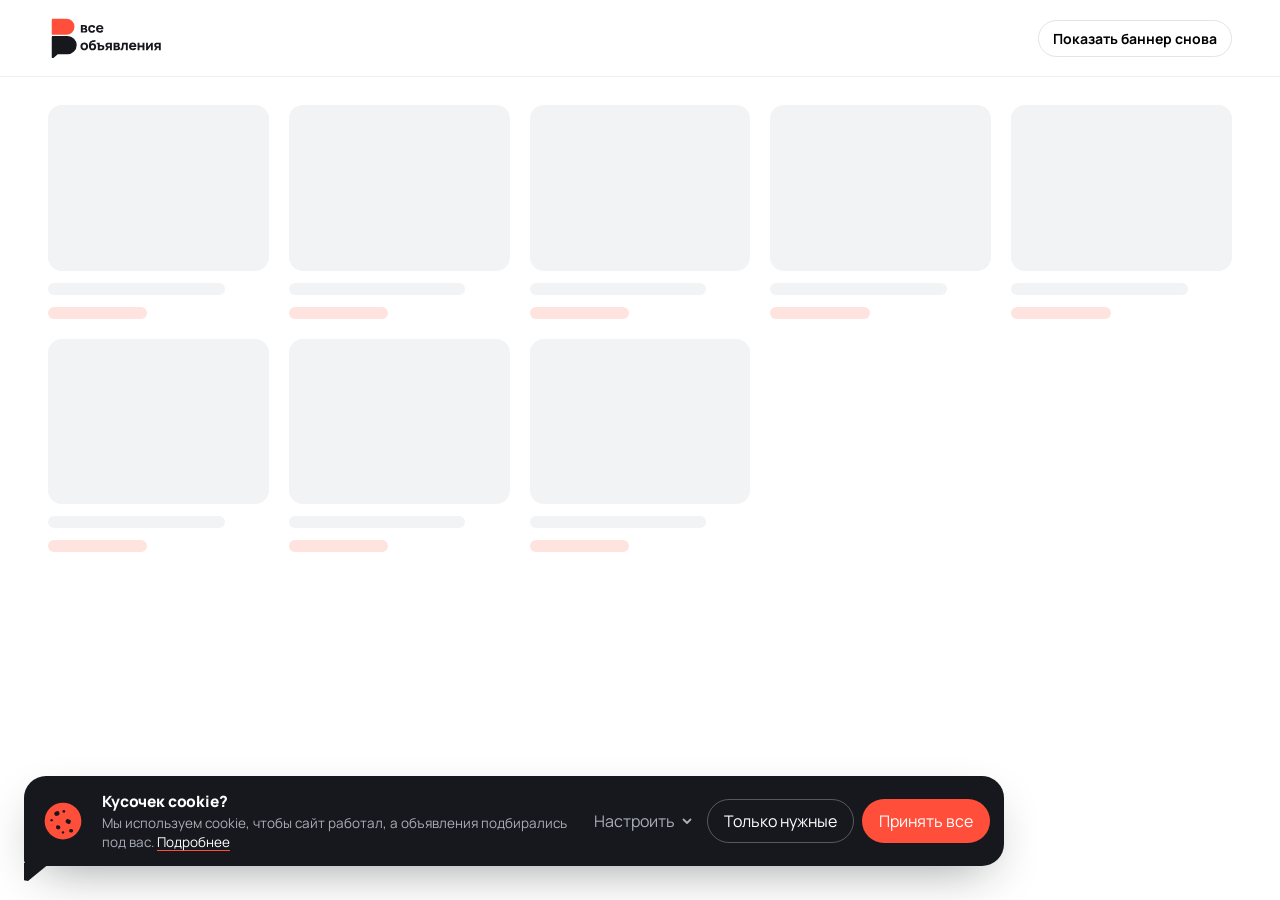
<file: cookies/demo.html>
<!DOCTYPE html>
<html lang="ru">
<head>
<meta charset="utf-8">
<meta name="viewport" content="width=device-width, initial-scale=1">
<title>Cookie — демо</title>
<link rel="preconnect" href="https://fonts.googleapis.com">
<link rel="preconnect" href="https://fonts.gstatic.com" crossorigin>
<link href="https://fonts.googleapis.com/css2?family=Manrope:wght@500;700;800&display=swap" rel="stylesheet">
<link rel="stylesheet" href="cookies.css">
<style>
  /* только для демо: условная страница, чтобы видеть баннер в контексте */
  body { margin: 0; background: #fff; font-family: "Manrope", Arial, sans-serif; color: #16181D; }
  header { display: flex; align-items: center; justify-content: space-between; padding: 18px clamp(16px, 4vw, 48px); border-bottom: 1px solid #EEF0F3; }
  header img { height: 40px; display: block; }
  .again { font: inherit; font-weight: 700; font-size: 14px; border: 1px solid #E1E4E9; background: #fff; border-radius: 999px; padding: 8px 14px; cursor: pointer; }
  .again:hover { border-color: #16181D; }
  main { padding: 28px clamp(16px, 4vw, 48px); display: grid; grid-template-columns: repeat(auto-fill, minmax(200px, 1fr)); gap: 20px; }
  .card i { display: block; aspect-ratio: 4/3; border-radius: 14px; background: #F2F3F5; }
  .card b, .card s { display: block; height: 12px; border-radius: 6px; background: #F2F3F5; margin-top: 12px; width: 80%; }
  .card s { width: 45%; background: #FFE3DF; }
</style>
</head>
<body>
<header>
  <img src="../logo/vseobyavleniya-logo.svg" alt="Все объявления">
  <button class="again" onclick="CookieConsent.reset()">Показать баннер снова</button>
</header>
<main>
  <div class="card"><i></i><b></b><s></s></div><div class="card"><i></i><b></b><s></s></div>
  <div class="card"><i></i><b></b><s></s></div><div class="card"><i></i><b></b><s></s></div>
  <div class="card"><i></i><b></b><s></s></div><div class="card"><i></i><b></b><s></s></div>
  <div class="card"><i></i><b></b><s></s></div><div class="card"><i></i><b></b><s></s></div>
</main>
<script src="cookies.js"></script>
<script>
  // демо: при каждом открытии показываем баннер заново
  try { localStorage.removeItem("vo_consent"); } catch (e) {}
  const st = new URLSearchParams(location.search).get("state");   // для скриншотов: settings
  if (st === "settings") setTimeout(() => document.querySelector('[data-act="toggle"]').click(), 1500);
  if (st === "auto") {   // сценарий для превью: настроить → включить аналитику → сохранить
    const q = s => document.querySelector(s);
    setTimeout(() => q('[data-act="toggle"]').click(), 2200);
    setTimeout(() => q('[data-opt="analytics"]').click(), 2900);
    setTimeout(() => q('[data-act="toggle"]').click(), 3500);
  }
</script>
</body>
</html>
</file>
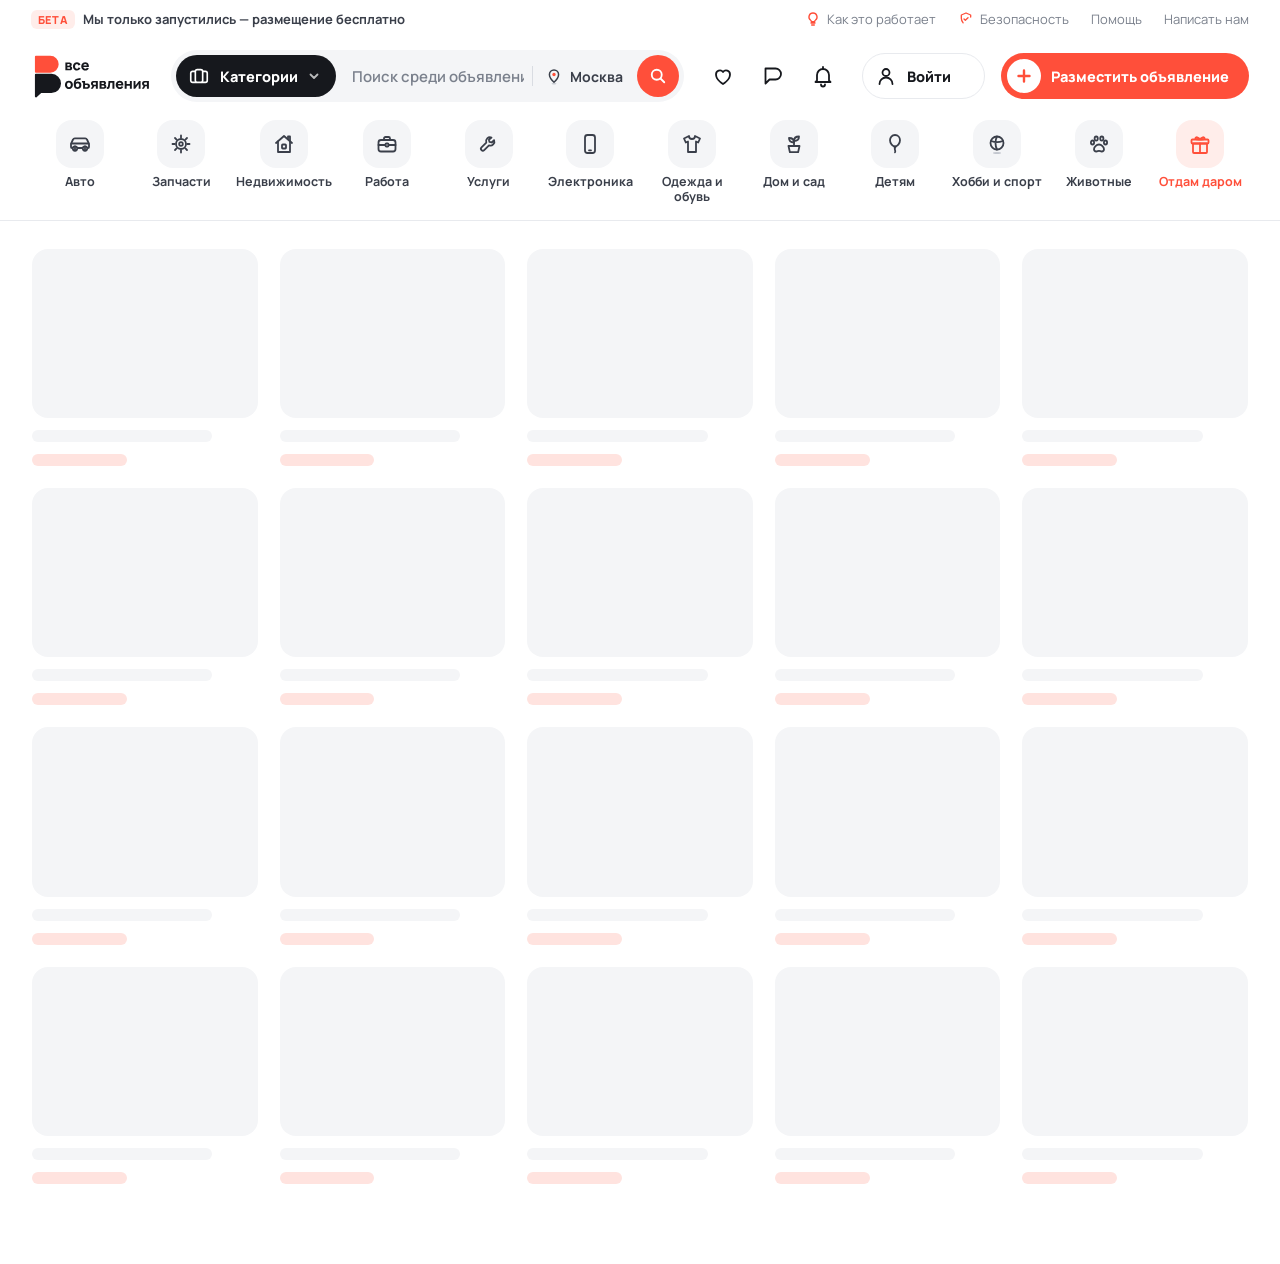
<file: header/header.html>
<!DOCTYPE html>
<html lang="ru">
<head>
<meta charset="utf-8">
<meta name="viewport" content="width=device-width, initial-scale=1">
<title>Все объявления — шапка</title>
<link rel="preconnect" href="https://fonts.googleapis.com">
<link rel="preconnect" href="https://fonts.gstatic.com" crossorigin>
<link href="https://fonts.googleapis.com/css2?family=Manrope:wght@500;600;700;800&display=swap" rel="stylesheet">
<link rel="stylesheet" href="header.css">
<style>
  /* только для демо: условный контент под шапкой, чтобы проверить прокрутку */
  body { margin: 0; background: #fff; font-family: "Manrope", Arial, sans-serif; }
  .demo { max-width: 1320px; margin: 0 auto; padding: 28px clamp(14px, 3vw, 32px) 80px; display: grid; grid-template-columns: repeat(auto-fill, minmax(210px, 1fr)); gap: 22px; }
  .demo i { display: block; aspect-ratio: 4/3; border-radius: 16px; background: #F4F5F7; }
  .demo b, .demo s { display: block; height: 12px; border-radius: 6px; background: #F4F5F7; margin-top: 12px; width: 80%; }
  .demo s { width: 42%; background: #FFE3DF; }
</style>
</head>
<body>

<header class="hdr" id="hdr">
  <!-- верхняя строка -->
  <div class="hdr-top"><div>
    <div class="hdr__wrap hdr-top__in">
      <span class="note"><span class="note__beta">Бета</span>Мы только запустились — размещение бесплатно</span>
      <div class="hdr-top__right hdr-top__links">
        <a class="hl" href="#/how"><svg width="16" height="16" viewBox="0 0 24 24" fill="none" stroke="#FF4F3A" stroke-width="2" stroke-linecap="round" stroke-linejoin="round" aria-hidden="true"><path d="M9 18h6M10 21h4M12 3a6 6 0 0 0-3.5 10.9c.6.4 1 1.1 1 1.8V16h5v-.3c0-.7.4-1.4 1-1.8A6 6 0 0 0 12 3Z"/></svg>Как это работает</a>
        <a class="safe" href="#/safety"><svg width="16" height="16" viewBox="0 0 24 24" fill="none" stroke="#FF4F3A" stroke-width="2" stroke-linecap="round" stroke-linejoin="round" aria-hidden="true"><path d="M12 3 5 6v5c0 4.5 3 8 7 10 4-2 7-5.5 7-10V6Z"/><path class="chk" d="m9 12 2 2 4-4"/></svg>Безопасность</a>
        <a href="#/help">Помощь</a>
        <a href="#/contact">Написать нам</a>
      </div>
    </div>
  </div></div>

  <!-- основная строка -->
  <div class="hdr__wrap hdr-main__in">
    <a class="logo" href="#/" aria-label="Все объявления — на главную">
      <svg viewBox="0 0 634 214" role="img" aria-hidden="true">
        <g class="waves">
          <path class="wave" d="M96 40 A70 70 0 0 1 96 180" stroke="#FF4F3A"/>
          <path class="wave wave--2" d="M96 40 A70 70 0 0 1 96 180" stroke="#16181D" opacity="0"/>
          <path class="wave wave--3" d="M96 40 A70 70 0 0 1 96 180" stroke="#FF4F3A" opacity="0"/>
        </g>
        <g transform="translate(20 4)" stroke-linejoin="round" stroke-width="10">
          <path class="bowl bowl--a" d="M5 5 H78 A38 38 0 0 1 78 81 H5 Z" fill="#FF4F3A" stroke="#FF4F3A"/>
          <path class="bowl bowl--b" d="M5 97 H84 A44 44 0 0 1 84 185 H30 L5 207 Z" fill="#16181D" stroke="#16181D"/>
        </g>
        <path fill="#16181D" d="M175.106 78.0V38.04H193.828Q196.048 38.04 197.713 38.2805Q199.378 38.521 200.488 38.854Q203.226 39.668 205.483 42.036Q207.74 44.404 207.74 48.918000000000006Q207.74 51.582 206.889 53.2285Q206.038 54.875 204.632 55.948Q203.966 56.429 203.3 56.762Q202.63400000000001 57.095 201.968 57.28Q203.522 57.502 204.78 58.094Q206.778 58.982 208.25799999999998 60.8875Q209.738 62.793 209.738 66.53Q209.738 70.526 207.7955 73.338Q205.853 76.15 201.968 77.26Q200.636 77.63 198.8415 77.815Q197.047 78.0 195.086 78.0ZM185.318 70.378H194.346Q195.123 70.378 195.9555 70.2115Q196.788 70.045 197.454 69.786Q198.527 69.342 198.9895 68.269Q199.452 67.196 199.452 66.086Q199.452 64.532 198.76749999999998 63.644Q198.083 62.756 197.232 62.386Q196.529 62.053 195.69650000000001 61.9975Q194.864 61.942 194.346 61.942H185.318ZM185.318 54.172H191.46Q192.644 54.172 193.6985 54.0425Q194.753 53.913 195.456 53.58Q196.418 53.136 196.899 52.1555Q197.38 51.175 197.38 49.954Q197.38 48.659000000000006 196.8435 47.6045Q196.307 46.55 195.086 46.18000000000001Q194.272 45.884 193.0325 45.847Q191.793 45.81 191.46 45.81H185.318ZM233.75 79.11Q227.534 79.11 223.094 76.33500000000001Q218.654 73.56 216.286 68.787Q213.918 64.014 213.918 58.019999999999996Q213.918 51.952 216.3785 47.179Q218.839 42.406 223.316 39.668Q227.793 36.93 233.898 36.93Q240.965 36.93 245.75650000000002 40.5005Q250.548 44.071000000000005 251.88 50.25L241.816 52.914Q240.928 49.806 238.7265 48.067Q236.525 46.328 233.75 46.328Q230.56799999999998 46.328 228.533 47.8635Q226.498 49.399 225.536 52.0445Q224.574 54.69 224.574 58.019999999999996Q224.574 63.237 226.8865 66.4745Q229.199 69.712 233.75 69.712Q237.154 69.712 238.93 68.158Q240.706 66.604 241.594 63.718L251.88 65.864Q250.178 72.228 245.442 75.669Q240.706 79.11 233.75 79.11ZM276.854 79.11Q270.712 79.11 266.0315 76.4645Q261.351 73.819 258.70550000000003 69.1755Q256.06 64.532 256.06 58.538Q256.06 51.989000000000004 258.65 47.142Q261.24 42.295 265.791 39.6125Q270.342 36.93 276.262 36.93Q282.552 36.93 286.95500000000004 39.89Q291.358 42.85 293.467 48.215Q295.576 53.58 294.947 60.832H284.99399999999997V57.132000000000005Q284.99399999999997 51.027 283.0515 48.3445Q281.109 45.662 276.706 45.662Q271.563 45.662 269.1395 48.7885Q266.716 51.915000000000006 266.716 58.019999999999996Q266.716 63.607 269.1395 66.65950000000001Q271.563 69.712 276.262 69.712Q279.222 69.712 281.331 68.417Q283.44 67.122 284.55 64.68L294.614 67.566Q292.35699999999997 73.042 287.4915 76.076Q282.626 79.11 276.854 79.11ZM263.608 60.832V53.358000000000004H290.1V60.832Z"/>
        <path fill="#16181D" d="M193.162 173.11Q187.131 173.11 182.57999999999998 170.409Q178.029 167.708 175.49450000000002 162.95350000000002Q172.96 158.199 172.96 152.02Q172.96 145.767 175.55 141.0125Q178.14 136.258 182.69099999999997 133.594Q187.242 130.93 193.162 130.93Q199.19299999999998 130.93 203.7625 133.631Q208.332 136.332 210.885 141.0865Q213.438 145.841 213.438 152.02Q213.438 158.236 210.86649999999997 162.9905Q208.295 167.745 203.7255 170.4275Q199.156 173.11 193.162 173.11ZM193.162 163.712Q198.00900000000001 163.712 200.3955 160.4375Q202.78199999999998 157.163 202.78199999999998 152.02Q202.78199999999998 146.692 200.3585 143.51Q197.935 140.328 193.162 140.328Q189.869 140.328 187.76 141.808Q185.651 143.288 184.6335 145.91500000000002Q183.61599999999999 148.542 183.61599999999999 152.02Q183.61599999999999 157.385 186.03949999999998 160.5485Q188.463 163.712 193.162 163.712ZM236.913 173.184Q231.141 173.11 227.14499999999998 170.6125Q223.149 168.115 220.87349999999998 163.6935Q218.59799999999998 159.272 218.043 153.426Q217.74699999999999 150.281 217.9135 146.34050000000002Q218.07999999999998 142.4 218.74599999999998 138.589Q219.412 134.778 220.63299999999998 132.04Q221.817 129.487 223.6855 127.3595Q225.554 125.232 227.66299999999998 123.75200000000001Q230.142 122.013 232.99099999999999 121.0695Q235.84 120.126 238.985 119.608Q242.13 119.09 245.5155 118.683Q248.901 118.27600000000001 252.379 117.61L253.267 126.49000000000001Q251.158 127.045 248.457 127.304Q245.756 127.563 242.90699999999998 127.84049999999999Q240.058 128.118 237.468 128.70999999999998Q234.878 129.302 232.99099999999999 130.486Q230.438 132.077 229.08749999999998 134.9075Q227.737 137.738 227.515 140.624Q229.809 137.294 233.1205 136.036Q236.432 134.778 239.651 134.778Q244.942 134.778 248.7345 137.3125Q252.527 139.847 254.56199999999998 144.1205Q256.597 148.394 256.597 153.574Q256.597 159.457 254.0625 163.897Q251.528 168.337 247.088 170.7975Q242.648 173.258 236.913 173.184ZM237.357 163.786Q241.649 163.786 243.832 161.122Q246.015 158.458 246.015 154.018Q246.015 149.467 243.7765 146.8585Q241.53799999999998 144.25 237.357 144.25Q233.102 144.25 230.9005 146.8585Q228.69899999999998 149.467 228.69899999999998 154.018Q228.69899999999998 158.717 230.956 161.25150000000002Q233.213 163.786 237.357 163.786ZM265.457 172.0V139.81H259.53700000000003V132.04H275.521V144.768H281.959Q283.624 144.768 285.84400000000005 144.84199999999998Q288.064 144.916 289.507 145.212Q293.022 145.989 295.427 147.691Q297.832 149.393 299.0715 152.0755Q300.31100000000004 154.758 300.31100000000004 158.458Q300.31100000000004 163.786 297.5545 167.0235Q294.798 170.261 289.581 171.482Q288.13800000000003 171.815 285.88100000000003 171.9075Q283.624 172.0 281.959 172.0ZM275.521 164.23H283.069Q283.735 164.23 284.549 164.156Q285.363 164.082 286.177 163.86Q287.731 163.416 288.915 161.899Q290.09900000000005 160.382 290.09900000000005 158.458Q290.09900000000005 156.349 288.87800000000004 154.8505Q287.65700000000004 153.352 286.029 152.90800000000002Q285.252 152.686 284.475 152.61200000000002Q283.69800000000004 152.538 283.069 152.538H275.521ZM330.483 172.0V159.272H324.045Q322.78700000000003 159.272 320.62250000000006 159.2165Q318.458 159.161 316.571 158.828Q311.798 157.977 308.7455 154.684Q305.69300000000004 151.391 305.69300000000004 145.73Q305.69300000000004 140.217 308.616 136.85000000000002Q311.539 133.483 316.423 132.558Q318.421 132.151 320.5485 132.09550000000002Q322.676 132.04 324.045 132.04H340.547V172.0ZM304.731 172.0 313.759 157.2H324.119L315.23900000000003 172.0ZM322.935 151.502H330.483V139.81H322.935Q322.269 139.81 321.4735 139.88400000000001Q320.678 139.958 319.827 140.18Q318.791 140.476 317.903 141.2715Q317.015 142.067 316.46000000000004 143.1955Q315.90500000000003 144.324 315.90500000000003 145.656Q315.90500000000003 147.765 317.163 149.2265Q318.421 150.688 319.975 151.132Q320.752 151.354 321.5475 151.428Q322.343 151.502 322.935 151.502ZM349.333 172.0V132.04H368.055Q370.27500000000003 132.04 371.94000000000005 132.28050000000002Q373.605 132.52100000000002 374.71500000000003 132.85399999999998Q377.45300000000003 133.668 379.71000000000004 136.036Q381.96700000000004 138.404 381.96700000000004 142.918Q381.96700000000004 145.582 381.11600000000004 147.2285Q380.26500000000004 148.875 378.85900000000004 149.948Q378.19300000000004 150.429 377.52700000000004 150.762Q376.86100000000005 151.095 376.19500000000005 151.28Q377.749 151.502 379.00700000000006 152.094Q381.00500000000005 152.982 382.485 154.8875Q383.96500000000003 156.793 383.96500000000003 160.53Q383.96500000000003 164.526 382.02250000000004 167.33800000000002Q380.08000000000004 170.15 376.19500000000005 171.26Q374.86300000000006 171.63 373.06850000000003 171.815Q371.274 172.0 369.31300000000005 172.0ZM359.545 164.378H368.57300000000004Q369.35 164.378 370.1825 164.2115Q371.01500000000004 164.045 371.68100000000004 163.786Q372.754 163.342 373.2165 162.269Q373.67900000000003 161.196 373.67900000000003 160.086Q373.67900000000003 158.532 372.9945 157.644Q372.31000000000006 156.756 371.45900000000006 156.386Q370.75600000000003 156.053 369.9235 155.9975Q369.091 155.942 368.57300000000004 155.942H359.545ZM359.545 148.172H365.687Q366.87100000000004 148.172 367.92550000000006 148.04250000000002Q368.98 147.913 369.68300000000005 147.58Q370.64500000000004 147.136 371.12600000000003 146.15550000000002Q371.607 145.175 371.607 143.954Q371.607 142.659 371.07050000000004 141.6045Q370.53400000000005 140.55 369.31300000000005 140.18Q368.499 139.88400000000001 367.2595 139.847Q366.02000000000004 139.81 365.687 139.81H359.545ZM386.1650000000001 172.0V163.638Q388.34800000000007 164.045 389.53200000000004 163.58249999999998Q390.71600000000007 163.12 391.32650000000007 161.73250000000002Q391.93700000000007 160.345 392.3810000000001 157.94Q392.97300000000007 154.758 393.43550000000005 150.503Q393.8980000000001 146.248 394.2310000000001 141.49349999999998Q394.5640000000001 136.739 394.82300000000004 132.04H425.01500000000004V172.0H414.9510000000001V141.438H403.6290000000001Q403.48100000000005 143.362 403.24050000000005 146.026Q403.00000000000006 148.69 402.7225000000001 151.5575Q402.44500000000005 154.425 402.1120000000001 157.0335Q401.77900000000005 159.642 401.40900000000005 161.492Q400.5210000000001 166.191 398.78200000000004 168.892Q397.04300000000006 171.593 394.00900000000007 172.3515Q390.9750000000001 173.11 386.1650000000001 172.0ZM452.44900000000007 173.11Q446.3070000000001 173.11 441.6265000000001 170.4645Q436.946 167.819 434.30050000000006 163.1755Q431.65500000000003 158.532 431.65500000000003 152.538Q431.65500000000003 145.989 434.245 141.142Q436.83500000000004 136.29500000000002 441.3860000000001 133.6125Q445.93700000000007 130.93 451.857 130.93Q458.14700000000005 130.93 462.55000000000007 133.89Q466.95300000000003 136.85 469.062 142.215Q471.17100000000005 147.58 470.54200000000003 154.832H460.58900000000006V151.132Q460.58900000000006 145.027 458.64650000000006 142.34449999999998Q456.70400000000006 139.662 452.30100000000004 139.662Q447.1580000000001 139.662 444.7345 142.7885Q442.31100000000004 145.915 442.31100000000004 152.02Q442.31100000000004 157.607 444.7345 160.65949999999998Q447.1580000000001 163.712 451.857 163.712Q454.81700000000006 163.712 456.92600000000004 162.417Q459.035 161.122 460.14500000000004 158.68L470.20900000000006 161.566Q467.95200000000006 167.042 463.08650000000006 170.07600000000002Q458.22100000000006 173.11 452.44900000000007 173.11ZM439.20300000000003 154.832V147.358H465.69500000000005V154.832ZM477.29300000000006 172.0V132.04H487.3570000000001V147.284H503.7850000000001V132.04H513.849V172.0H503.7850000000001V156.682H487.3570000000001V172.0ZM558.3030000000001 132.04V172.0H548.6830000000001V147.58L530.6270000000001 172.0H522.6350000000001V132.04H532.2550000000001V155.64600000000002L550.3850000000001 132.04ZM590.695 172.0V159.272H584.2570000000001Q582.999 159.272 580.8345 159.2165Q578.6700000000001 159.161 576.783 158.828Q572.0100000000001 157.977 568.9575000000001 154.684Q565.9050000000001 151.391 565.9050000000001 145.73Q565.9050000000001 140.217 568.8280000000001 136.85000000000002Q571.7510000000001 133.483 576.6350000000001 132.558Q578.633 132.151 580.7605000000001 132.09550000000002Q582.888 132.04 584.2570000000001 132.04H600.759V172.0ZM564.9430000000001 172.0 573.971 157.2H584.331L575.451 172.0ZM583.147 151.502H590.695V139.81H583.147Q582.4810000000001 139.81 581.6855 139.88400000000001Q580.8900000000001 139.958 580.0390000000001 140.18Q579.003 140.476 578.115 141.2715Q577.2270000000001 142.067 576.672 143.1955Q576.1170000000001 144.324 576.1170000000001 145.656Q576.1170000000001 147.765 577.375 149.2265Q578.633 150.688 580.187 151.132Q580.964 151.354 581.7595000000001 151.428Q582.5550000000001 151.502 583.147 151.502Z"/>
      </svg>
    </a>

    <form class="search" id="search" role="search">
      <div class="search__box">
        <svg class="search__ring" aria-hidden="true"><rect x="1" y="1" rx="25" pathLength="1"/></svg>
        <button class="cat-btn" type="button" id="catBtn" aria-expanded="false" aria-controls="mega">
          <svg class="cards" width="22" height="22" viewBox="0 0 24 24" stroke="#fff" stroke-width="1.8" stroke-linejoin="round" aria-hidden="true">
            <rect class="k1" x="3" y="7" width="8" height="12" rx="2" fill="#16181D"/>
            <rect class="k3" x="13" y="7" width="8" height="12" rx="2" fill="#16181D"/>
            <rect class="k2" x="8" y="5" width="8" height="14" rx="2" fill="#16181D"/>
          </svg>
          <span class="txt">Категории</span>
          <svg class="chev" width="12" height="12" viewBox="0 0 12 12" aria-hidden="true"><path d="M2.5 4.5 6 8l3.5-3.5" fill="none" stroke="currentColor" stroke-width="1.8" stroke-linecap="round" stroke-linejoin="round"/></svg>
        </button>
        <label class="search__field">
          <span class="search__ph" aria-hidden="true"><span class="def">Поиск среди объявлений</span><span class="typed"><span class="pre">Найти</span><span class="word"></span><span class="caret"></span></span></span>
          <input class="search__input" id="q" type="search" autocomplete="off" maxlength="80" aria-label="Поиск по объявлениям">
        </label>
        <button class="region" type="button" id="regionBtn" aria-haspopup="listbox" aria-expanded="false">
          <svg width="20" height="20" viewBox="0 0 24 24" fill="none" stroke="currentColor" stroke-width="1.8" stroke-linecap="round" stroke-linejoin="round" aria-hidden="true">
            <ellipse class="shadow" cx="12" cy="21.3" rx="3" ry=".9" fill="#C3C7CF" stroke="none"/>
            <g class="pin"><path d="M12 19.5s-5.5-5-5.5-9.3a5.5 5.5 0 0 1 11 0c0 4.3-5.5 9.3-5.5 9.3Z"/><circle cx="12" cy="10.2" r="2" fill="#FF4F3A" stroke="none"/></g>
          </svg>
          <span class="txt">Москва</span>
        </button>
        <button class="go" type="submit" id="go" aria-label="Найти">
          <svg width="20" height="20" viewBox="0 0 24 24" fill="none" stroke="currentColor" stroke-width="2.2" stroke-linecap="round" aria-hidden="true"><g class="lens"><circle cx="10.5" cy="10.5" r="6"/><path d="m15 15 4.5 4.5"/></g></svg>
        </button>
      </div>

      <div class="city" role="dialog" aria-label="Выбор города">
        <input type="text" placeholder="Город или регион" maxlength="40" aria-label="Найти город">
        <ul role="listbox"></ul>
      </div>

      <div class="suggest" aria-label="Подсказки">
        <h4>Вы искали</h4>
        <div class="suggest__recent"></div>
        <h4>Популярные категории</h4>
        <ul class="suggest__list">
          <li><a href="#/c/tech"><span class="up">→</span> Электроника <small>телефоны, ноутбуки</small></a></li>
          <li><a href="#/c/wear"><span class="up">→</span> Одежда и обувь <small>всё для гардероба</small></a></li>
          <li><a href="#/c/home"><span class="up">→</span> Дом и сад <small>мебель, техника</small></a></li>
          <li><a href="#/c/free"><span class="up">→</span> Отдам даром <small>бесплатно</small></a></li>
        </ul>
      </div>
    </form>

    <div class="acts">
      <button class="ico ico--fav fav" type="button" id="favBtn" aria-label="Избранное" aria-haspopup="dialog">
        <svg width="24" height="24" viewBox="0 0 24 24" fill="none" stroke="currentColor" stroke-width="1.8" stroke-linejoin="round" aria-hidden="true">
          <path class="mini mini--1" d="M7 7.2S5.2 6.1 5.2 4.8a1 1 0 0 1 1.8-.6 1 1 0 0 1 1.8.6C8.8 6.1 7 7.2 7 7.2Z" fill="#FF4F3A" stroke="none"/>
          <path class="mini mini--2" d="M17 6.2s-1.5-.9-1.5-2a.85.85 0 0 1 1.5-.5.85.85 0 0 1 1.5.5c0 1.1-1.5 2-1.5 2Z" fill="#FF4F3A" stroke="none"/>
          <path class="heart" d="M12 20s-7-4.3-7-9.6A3.9 3.9 0 0 1 12 8a3.9 3.9 0 0 1 7 2.4C19 15.7 12 20 12 20Z"/>
        </svg>
        <span class="badge" hidden></span>
        <span class="tip">Избранное</span>
      </button>
      <button class="ico msg" type="button" id="msgBtn" aria-label="Сообщения" aria-haspopup="dialog">
        <svg width="24" height="24" viewBox="0 0 24 24" fill="none" stroke="currentColor" stroke-width="1.8" stroke-linejoin="round" aria-hidden="true">
          <path class="bub" d="M4.5 4.5h10a5.5 5.5 0 0 1 0 11H8.5l-4 4Z"/>
          <g fill="#FF4F3A"><circle class="dot" cx="8.6" cy="10" r="1.1"/><circle class="dot" cx="11.8" cy="10" r="1.1"/><circle class="dot" cx="15" cy="10" r="1.1"/></g>
        </svg>
        <span class="badge" hidden></span>
        <span class="tip">Сообщения</span>
      </button>
      <button class="ico ico--bell bell" type="button" id="bellBtn" aria-label="Уведомления" aria-haspopup="dialog">
        <span class="badge" hidden></span>
        <svg width="24" height="24" viewBox="0 0 24 24" fill="none" stroke="currentColor" stroke-width="1.8" stroke-linecap="round" stroke-linejoin="round" aria-hidden="true">
          <g class="body"><path d="M6 16.5V11a6 6 0 0 1 12 0v5.5l1.5 1.5h-15Z"/><path d="M12 3v2"/></g>
          <path class="clap" d="M10 20.5a2 2 0 0 0 4 0"/>
        </svg>
        <span class="tip">Уведомления</span>
      </button>
    </div>

    <a class="login" id="loginBtn" href="#/login">
      <svg width="24" height="24" viewBox="0 0 24 24" fill="none" stroke="currentColor" stroke-width="1.8" stroke-linecap="round" stroke-linejoin="round" aria-hidden="true">
        <circle class="head" cx="11" cy="8.5" r="3.5"/>
        <path d="M4.5 20a6.5 6.5 0 0 1 13 0"/>
        <g class="hand"><path d="M20 12.5V9"/><circle cx="20" cy="8" r="1.3" fill="#FF4F3A" stroke="none"/></g>
      </svg>
      <span class="lbl"><span>Войти</span><span>Привет!</span></span>
    </a>

    <a class="post" href="#/post">
      <span class="post__plus"><svg width="16" height="16" viewBox="0 0 16 16" aria-hidden="true"><path d="M8 2.5v11M2.5 8h11" stroke="currentColor" stroke-width="2.4" stroke-linecap="round"/></svg></span>
      <span class="long">Разместить объявление</span><span class="short">Разместить</span>
    </a>
  </div>

  <!-- строка категорий -->
  <nav class="hdr-cats" aria-label="Популярные категории"><div>
    <div class="hdr__wrap">
      <div class="cats">
          <a class="cat" href="#/c/auto" data-cat="auto"><span class="cat__ic"><svg viewBox="0 0 24 24" fill="none" stroke="currentColor" stroke-width="1.8" stroke-linecap="round" stroke-linejoin="round" aria-hidden="true"><g class="car"><path d="M3 15v-3.2l2-4.3a2 2 0 0 1 1.8-1.2h10.4a2 2 0 0 1 1.8 1.2l2 4.3V15a1 1 0 0 1-1 1H4a1 1 0 0 1-1-1Z"/><path d="M3.5 11.5h17"/></g><g class="wh"><circle cx="7" cy="16.5" r="2.2" fill="#fff"/><path d="M7 14.3v4.4"/></g><g class="wh"><circle cx="17" cy="16.5" r="2.2" fill="#fff"/><path d="M17 14.3v4.4"/></g></svg></span><span>Авто</span></a>
          <a class="cat" href="#/c/parts" data-cat="parts"><span class="cat__ic"><svg viewBox="0 0 24 24" fill="none" stroke="currentColor" stroke-width="1.8" stroke-linecap="round" stroke-linejoin="round" aria-hidden="true"><g class="gr"><path d="M12 3.5v2.2M12 18.3v2.2M20.5 12h-2.2M5.7 12H3.5M18 6l-1.6 1.6M7.6 16.4 6 18M18 18l-1.6-1.6M7.6 7.6 6 6"/><circle cx="12" cy="12" r="5"/></g><circle cx="12" cy="12" r="1.8"/></svg></span><span>Запчасти</span></a>
          <a class="cat" href="#/c/realty" data-cat="realty"><span class="cat__ic"><svg viewBox="0 0 24 24" fill="none" stroke="currentColor" stroke-width="1.8" stroke-linecap="round" stroke-linejoin="round" aria-hidden="true"><circle class="smoke" cx="17" cy="2.6" r="1.3" fill="#C3C7CF" stroke="none"/><path d="M4 11 12 4l8 7"/><path d="M6 9.5V20h12V9.5"/><path d="M16 7.2V4.5h2v4.3"/><rect class="win" x="10" y="12.5" width="4" height="4" rx=".8" fill="transparent"/></svg></span><span>Недвижимость</span></a>
          <a class="cat" href="#/c/job" data-cat="job"><span class="cat__ic"><svg viewBox="0 0 24 24" fill="none" stroke="currentColor" stroke-width="1.8" stroke-linecap="round" stroke-linejoin="round" aria-hidden="true"><path class="hdl" d="M9 8V6.5A1.5 1.5 0 0 1 10.5 5h3A1.5 1.5 0 0 1 15 6.5V8"/><rect x="3.5" y="8" width="17" height="11.5" rx="2.5"/><path d="M3.5 13h17"/><rect class="lock" x="10.5" y="11.5" width="3" height="3" rx=".8" fill="#fff"/></svg></span><span>Работа</span></a>
          <a class="cat" href="#/c/service" data-cat="service"><span class="cat__ic"><svg viewBox="0 0 24 24" fill="none" stroke="currentColor" stroke-width="1.8" stroke-linecap="round" stroke-linejoin="round" aria-hidden="true"><path class="wr" d="M14.5 5.5a4 4 0 0 0-5.2 5.1l-4.8 4.8a1.9 1.9 0 0 0 2.7 2.7l4.8-4.8a4 4 0 0 0 5.1-5.2l-2.4 2.4-2.2-.6-.6-2.2Z"/></svg></span><span>Услуги</span></a>
          <a class="cat" href="#/c/tech" data-cat="tech"><span class="cat__ic"><svg viewBox="0 0 24 24" fill="none" stroke="currentColor" stroke-width="1.8" stroke-linecap="round" stroke-linejoin="round" aria-hidden="true"><g class="ph"><rect x="7" y="3" width="10" height="18" rx="2.5"/><rect class="scr" x="9" y="5.5" width="6" height="10" rx="1" fill="transparent" stroke="none"/><path d="M11 18.3h2"/></g></svg></span><span>Электроника</span></a>
          <a class="cat" href="#/c/wear" data-cat="wear"><span class="cat__ic"><svg viewBox="0 0 24 24" fill="none" stroke="currentColor" stroke-width="1.8" stroke-linecap="round" stroke-linejoin="round" aria-hidden="true"><path class="tee" d="M9 4 4 6.5l1.8 4 2.2-1V20h8V9.5l2.2 1 1.8-4L15 4a3 3 0 0 1-6 0Z"/></svg></span><span>Одежда и обувь</span></a>
          <a class="cat" href="#/c/home" data-cat="home"><span class="cat__ic"><svg viewBox="0 0 24 24" fill="none" stroke="currentColor" stroke-width="1.8" stroke-linecap="round" stroke-linejoin="round" aria-hidden="true"><path class="lf1" d="M12 10.5c-3 0-5-1.5-5-4.5 3 0 5 1.5 5 4.5Z"/><path class="lf2" d="M12 9c0-3 2-4.5 5-4.5 0 3-2 4.5-5 4.5Z"/><path d="M12 14V8.5"/><path d="M6.5 14h11l-1.4 6.2H7.9Z"/></svg></span><span>Дом и сад</span></a>
          <a class="cat" href="#/c/kids" data-cat="kids"><span class="cat__ic"><svg viewBox="0 0 24 24" fill="none" stroke="currentColor" stroke-width="1.8" stroke-linecap="round" stroke-linejoin="round" aria-hidden="true"><g class="bln"><path d="M12 3c3 0 5 2.4 5 5.3 0 3.4-2.8 6.2-5 6.2s-5-2.8-5-6.2C7 5.4 9 3 12 3Z"/><path d="m11.1 14.5.9 1.2.9-1.2"/></g><path d="M12 15.8c-1.2 1.5 1.2 2.6 0 4.6"/></svg></span><span>Детям</span></a>
          <a class="cat" href="#/c/hobby" data-cat="hobby"><span class="cat__ic"><svg viewBox="0 0 24 24" fill="none" stroke="currentColor" stroke-width="1.8" stroke-linecap="round" stroke-linejoin="round" aria-hidden="true"><ellipse class="bsh" cx="12" cy="21" rx="4" ry="1" fill="#C3C7CF" stroke="none"/><g class="ball"><circle cx="12" cy="11" r="6.5"/><path d="M6.2 9c3.8 1.6 7.8 1.6 11.6 0M12 4.5c-2 3.6-2 9.4 0 13"/></g></svg></span><span>Хобби и спорт</span></a>
          <a class="cat" href="#/c/pets" data-cat="pets"><span class="cat__ic"><svg viewBox="0 0 24 24" fill="none" stroke="currentColor" stroke-width="1.8" stroke-linecap="round" stroke-linejoin="round" aria-hidden="true"><ellipse class="toe" cx="5.5" cy="10.5" rx="1.6" ry="2"/><ellipse class="toe" cx="9.2" cy="6.6" rx="1.6" ry="2.1"/><ellipse class="toe" cx="14.8" cy="6.6" rx="1.6" ry="2.1"/><ellipse class="toe" cx="18.5" cy="10.5" rx="1.6" ry="2"/><path d="M12 12.5c-2.6 0-5 2.6-5 4.8 0 1.6 1.2 2.2 2.4 2.2 1 0 1.6-.6 2.6-.6s1.6.6 2.6.6c1.2 0 2.4-.6 2.4-2.2 0-2.2-2.4-4.8-5-4.8Z"/></svg></span><span>Животные</span></a>
          <a class="cat cat--free" href="#/c/free" data-cat="free"><span class="cat__ic"><svg viewBox="0 0 24 24" fill="none" stroke="currentColor" stroke-width="1.8" stroke-linecap="round" stroke-linejoin="round" aria-hidden="true"><path class="spark" d="M12 1.8v2.4M9.6 3l1 1.4M14.4 3l-1 1.4" stroke-width="1.6"/><path d="M5 11.5h14V20a1 1 0 0 1-1 1H6a1 1 0 0 1-1-1Z"/><path d="M12 11.5V21"/><g class="lid"><rect x="3.5" y="7.5" width="17" height="4" rx="1"/><path d="M12 7.5c-1.2-2.6-4.6-3-4.6-1 0 1.2 2.6 1 4.6 1Zm0 0c1.2-2.6 4.6-3 4.6-1 0 1.2-2.6 1-4.6 1Z"/></g></svg></span><span>Отдам даром</span></a>
      </div>
    </div>
  </div></nav>

  <!-- мега-меню категорий -->
  <div class="mega" id="mega" role="dialog" aria-label="Все категории">
    <div class="hdr__wrap mega__in">
      <ul class="mega__nav"></ul>
      <div class="mega__body"><h3></h3><div class="mega__cols"></div></div>
      <div class="mega__side">
        <div class="mega__promo" style="--i:6">
          <b>Продайте то, что больше не нужно</b>
          <p>Объявление за пару минут — бесплатно.</p>
          <a class="post post--sm" href="#/post"><span class="post__plus"><svg width="14" height="14" viewBox="0 0 16 16" aria-hidden="true"><path d="M8 2.5v11M2.5 8h11" stroke="currentColor" stroke-width="2.4" stroke-linecap="round"/></svg></span>Разместить</a>
        </div>
        <a class="mega__ad" href="#/advertise" style="--i:7"><small>Реклама</small><b>Здесь может быть ваша реклама</b><span>Узнать условия →</span></a>
      </div>
    </div>
  </div>
</header>
<div class="scrim" id="scrim"></div>

<main class="demo" aria-hidden="true">
  <div><i></i><b></b><s></s></div><div><i></i><b></b><s></s></div><div><i></i><b></b><s></s></div><div><i></i><b></b><s></s></div><div><i></i><b></b><s></s></div>
  <div><i></i><b></b><s></s></div><div><i></i><b></b><s></s></div><div><i></i><b></b><s></s></div><div><i></i><b></b><s></s></div><div><i></i><b></b><s></s></div>
  <div><i></i><b></b><s></s></div><div><i></i><b></b><s></s></div><div><i></i><b></b><s></s></div><div><i></i><b></b><s></s></div><div><i></i><b></b><s></s></div>
  <div><i></i><b></b><s></s></div><div><i></i><b></b><s></s></div><div><i></i><b></b><s></s></div><div><i></i><b></b><s></s></div><div><i></i><b></b><s></s></div>
</main>

<script src="header.js" defer></script>
</body>
</html>
</file>
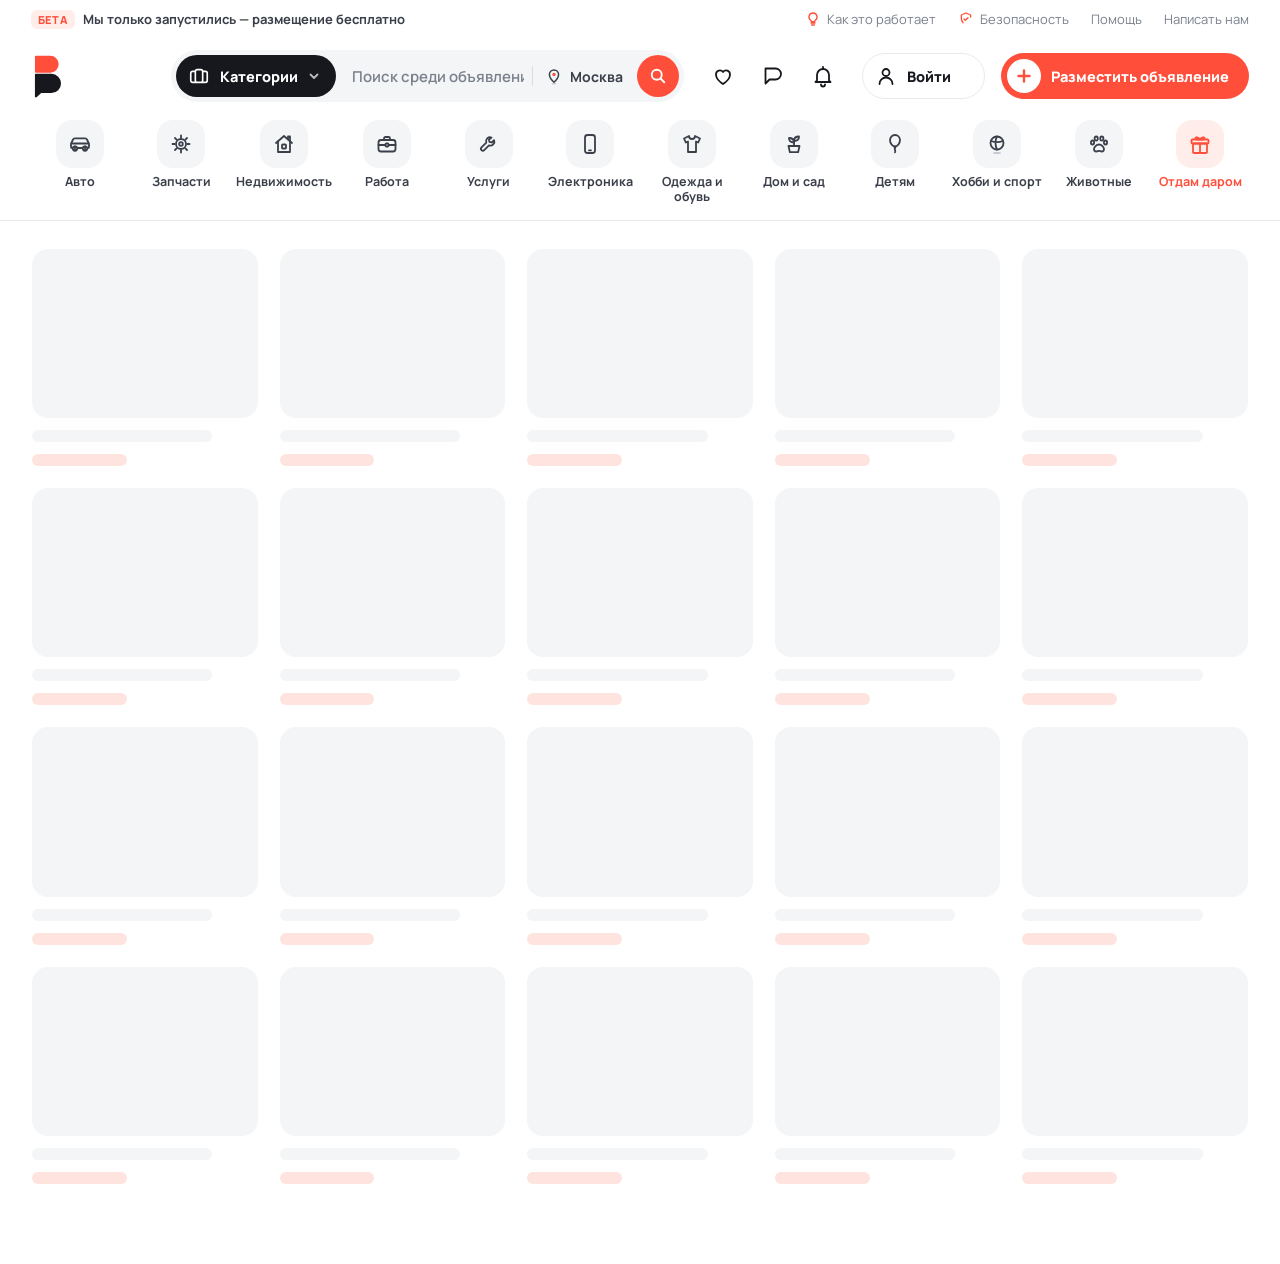
<file: header/header.tpl.html>
<!DOCTYPE html>
<html lang="ru">
<head>
<meta charset="utf-8">
<meta name="viewport" content="width=device-width, initial-scale=1">
<title>Все объявления — шапка</title>
<link rel="preconnect" href="https://fonts.googleapis.com">
<link rel="preconnect" href="https://fonts.gstatic.com" crossorigin>
<link href="https://fonts.googleapis.com/css2?family=Manrope:wght@500;600;700;800&display=swap" rel="stylesheet">
<link rel="stylesheet" href="header.css">
<style>
  /* только для демо: условный контент под шапкой, чтобы проверить прокрутку */
  body { margin: 0; background: #fff; font-family: "Manrope", Arial, sans-serif; }
  .demo { max-width: 1320px; margin: 0 auto; padding: 28px clamp(14px, 3vw, 32px) 80px; display: grid; grid-template-columns: repeat(auto-fill, minmax(210px, 1fr)); gap: 22px; }
  .demo i { display: block; aspect-ratio: 4/3; border-radius: 16px; background: #F4F5F7; }
  .demo b, .demo s { display: block; height: 12px; border-radius: 6px; background: #F4F5F7; margin-top: 12px; width: 80%; }
  .demo s { width: 42%; background: #FFE3DF; }
</style>
</head>
<body>

<header class="hdr" id="hdr">
  <!-- верхняя строка -->
  <div class="hdr-top"><div>
    <div class="hdr__wrap hdr-top__in">
      <span class="note"><span class="note__beta">Бета</span>Мы только запустились — размещение бесплатно</span>
      <div class="hdr-top__right hdr-top__links">
        <a class="hl" href="#/how"><svg width="16" height="16" viewBox="0 0 24 24" fill="none" stroke="#FF4F3A" stroke-width="2" stroke-linecap="round" stroke-linejoin="round" aria-hidden="true"><path d="M9 18h6M10 21h4M12 3a6 6 0 0 0-3.5 10.9c.6.4 1 1.1 1 1.8V16h5v-.3c0-.7.4-1.4 1-1.8A6 6 0 0 0 12 3Z"/></svg>Как это работает</a>
        <a class="safe" href="#/safety"><svg width="16" height="16" viewBox="0 0 24 24" fill="none" stroke="#FF4F3A" stroke-width="2" stroke-linecap="round" stroke-linejoin="round" aria-hidden="true"><path d="M12 3 5 6v5c0 4.5 3 8 7 10 4-2 7-5.5 7-10V6Z"/><path class="chk" d="m9 12 2 2 4-4"/></svg>Безопасность</a>
        <a href="#/help">Помощь</a>
        <a href="#/contact">Написать нам</a>
      </div>
    </div>
  </div></div>

  <!-- основная строка -->
  <div class="hdr__wrap hdr-main__in">
    <a class="logo" href="#/" aria-label="Все объявления — на главную">
      <svg viewBox="0 0 634 214" role="img" aria-hidden="true">
        <g class="waves">
          <path class="wave" d="M96 40 A70 70 0 0 1 96 180" stroke="#FF4F3A"/>
          <path class="wave wave--2" d="M96 40 A70 70 0 0 1 96 180" stroke="#16181D" opacity="0"/>
          <path class="wave wave--3" d="M96 40 A70 70 0 0 1 96 180" stroke="#FF4F3A" opacity="0"/>
        </g>
        <g transform="translate(20 4)" stroke-linejoin="round" stroke-width="10">
          <path class="bowl bowl--a" d="M5 5 H78 A38 38 0 0 1 78 81 H5 Z" fill="#FF4F3A" stroke="#FF4F3A"/>
          <path class="bowl bowl--b" d="M5 97 H84 A44 44 0 0 1 84 185 H30 L5 207 Z" fill="#16181D" stroke="#16181D"/>
        </g>
        <path fill="#16181D" d="__W1__"/>
        <path fill="#16181D" d="__W2__"/>
      </svg>
    </a>

    <form class="search" id="search" role="search">
      <div class="search__box">
        <svg class="search__ring" aria-hidden="true"><rect x="1" y="1" rx="25" pathLength="1"/></svg>
        <button class="cat-btn" type="button" id="catBtn" aria-expanded="false" aria-controls="mega">
          <svg class="cards" width="22" height="22" viewBox="0 0 24 24" stroke="#fff" stroke-width="1.8" stroke-linejoin="round" aria-hidden="true">
            <rect class="k1" x="3" y="7" width="8" height="12" rx="2" fill="#16181D"/>
            <rect class="k3" x="13" y="7" width="8" height="12" rx="2" fill="#16181D"/>
            <rect class="k2" x="8" y="5" width="8" height="14" rx="2" fill="#16181D"/>
          </svg>
          <span class="txt">Категории</span>
          <svg class="chev" width="12" height="12" viewBox="0 0 12 12" aria-hidden="true"><path d="M2.5 4.5 6 8l3.5-3.5" fill="none" stroke="currentColor" stroke-width="1.8" stroke-linecap="round" stroke-linejoin="round"/></svg>
        </button>
        <label class="search__field">
          <span class="search__ph" aria-hidden="true"><span class="def">Поиск среди объявлений</span><span class="typed"><span class="pre">Найти</span><span class="word"></span><span class="caret"></span></span></span>
          <input class="search__input" id="q" type="search" autocomplete="off" maxlength="80" aria-label="Поиск по объявлениям">
        </label>
        <button class="region" type="button" id="regionBtn" aria-haspopup="listbox" aria-expanded="false">
          <svg width="20" height="20" viewBox="0 0 24 24" fill="none" stroke="currentColor" stroke-width="1.8" stroke-linecap="round" stroke-linejoin="round" aria-hidden="true">
            <ellipse class="shadow" cx="12" cy="21.3" rx="3" ry=".9" fill="#C3C7CF" stroke="none"/>
            <g class="pin"><path d="M12 19.5s-5.5-5-5.5-9.3a5.5 5.5 0 0 1 11 0c0 4.3-5.5 9.3-5.5 9.3Z"/><circle cx="12" cy="10.2" r="2" fill="#FF4F3A" stroke="none"/></g>
          </svg>
          <span class="txt">Москва</span>
        </button>
        <button class="go" type="submit" id="go" aria-label="Найти">
          <svg width="20" height="20" viewBox="0 0 24 24" fill="none" stroke="currentColor" stroke-width="2.2" stroke-linecap="round" aria-hidden="true"><g class="lens"><circle cx="10.5" cy="10.5" r="6"/><path d="m15 15 4.5 4.5"/></g></svg>
        </button>
      </div>

      <div class="city" role="dialog" aria-label="Выбор города">
        <input type="text" placeholder="Город или регион" maxlength="40" aria-label="Найти город">
        <ul role="listbox"></ul>
      </div>

      <div class="suggest" aria-label="Подсказки">
        <h4>Вы искали</h4>
        <div class="suggest__recent"></div>
        <h4>Популярные категории</h4>
        <ul class="suggest__list">
          <li><a href="#/c/tech"><span class="up">→</span> Электроника <small>телефоны, ноутбуки</small></a></li>
          <li><a href="#/c/wear"><span class="up">→</span> Одежда и обувь <small>всё для гардероба</small></a></li>
          <li><a href="#/c/home"><span class="up">→</span> Дом и сад <small>мебель, техника</small></a></li>
          <li><a href="#/c/free"><span class="up">→</span> Отдам даром <small>бесплатно</small></a></li>
        </ul>
      </div>
    </form>

    <div class="acts">
      <button class="ico ico--fav fav" type="button" id="favBtn" aria-label="Избранное" aria-haspopup="dialog">
        <svg width="24" height="24" viewBox="0 0 24 24" fill="none" stroke="currentColor" stroke-width="1.8" stroke-linejoin="round" aria-hidden="true">
          <path class="mini mini--1" d="M7 7.2S5.2 6.1 5.2 4.8a1 1 0 0 1 1.8-.6 1 1 0 0 1 1.8.6C8.8 6.1 7 7.2 7 7.2Z" fill="#FF4F3A" stroke="none"/>
          <path class="mini mini--2" d="M17 6.2s-1.5-.9-1.5-2a.85.85 0 0 1 1.5-.5.85.85 0 0 1 1.5.5c0 1.1-1.5 2-1.5 2Z" fill="#FF4F3A" stroke="none"/>
          <path class="heart" d="M12 20s-7-4.3-7-9.6A3.9 3.9 0 0 1 12 8a3.9 3.9 0 0 1 7 2.4C19 15.7 12 20 12 20Z"/>
        </svg>
        <span class="badge" hidden></span>
        <span class="tip">Избранное</span>
      </button>
      <button class="ico msg" type="button" id="msgBtn" aria-label="Сообщения" aria-haspopup="dialog">
        <svg width="24" height="24" viewBox="0 0 24 24" fill="none" stroke="currentColor" stroke-width="1.8" stroke-linejoin="round" aria-hidden="true">
          <path class="bub" d="M4.5 4.5h10a5.5 5.5 0 0 1 0 11H8.5l-4 4Z"/>
          <g fill="#FF4F3A"><circle class="dot" cx="8.6" cy="10" r="1.1"/><circle class="dot" cx="11.8" cy="10" r="1.1"/><circle class="dot" cx="15" cy="10" r="1.1"/></g>
        </svg>
        <span class="badge" hidden></span>
        <span class="tip">Сообщения</span>
      </button>
      <button class="ico ico--bell bell" type="button" id="bellBtn" aria-label="Уведомления" aria-haspopup="dialog">
        <span class="badge" hidden></span>
        <svg width="24" height="24" viewBox="0 0 24 24" fill="none" stroke="currentColor" stroke-width="1.8" stroke-linecap="round" stroke-linejoin="round" aria-hidden="true">
          <g class="body"><path d="M6 16.5V11a6 6 0 0 1 12 0v5.5l1.5 1.5h-15Z"/><path d="M12 3v2"/></g>
          <path class="clap" d="M10 20.5a2 2 0 0 0 4 0"/>
        </svg>
        <span class="tip">Уведомления</span>
      </button>
    </div>

    <a class="login" id="loginBtn" href="#/login">
      <svg width="24" height="24" viewBox="0 0 24 24" fill="none" stroke="currentColor" stroke-width="1.8" stroke-linecap="round" stroke-linejoin="round" aria-hidden="true">
        <circle class="head" cx="11" cy="8.5" r="3.5"/>
        <path d="M4.5 20a6.5 6.5 0 0 1 13 0"/>
        <g class="hand"><path d="M20 12.5V9"/><circle cx="20" cy="8" r="1.3" fill="#FF4F3A" stroke="none"/></g>
      </svg>
      <span class="lbl"><span>Войти</span><span>Привет!</span></span>
    </a>

    <a class="post" href="#/post">
      <span class="post__plus"><svg width="16" height="16" viewBox="0 0 16 16" aria-hidden="true"><path d="M8 2.5v11M2.5 8h11" stroke="currentColor" stroke-width="2.4" stroke-linecap="round"/></svg></span>
      <span class="long">Разместить объявление</span><span class="short">Разместить</span>
    </a>
  </div>

  <!-- строка категорий -->
  <nav class="hdr-cats" aria-label="Популярные категории"><div>
    <div class="hdr__wrap">
      <div class="cats">
__CHIPS__
      </div>
    </div>
  </div></nav>

  <!-- мега-меню категорий -->
  <div class="mega" id="mega" role="dialog" aria-label="Все категории">
    <div class="hdr__wrap mega__in">
      <ul class="mega__nav"></ul>
      <div class="mega__body"><h3></h3><div class="mega__cols"></div></div>
      <div class="mega__side">
        <div class="mega__promo" style="--i:6">
          <b>Продайте то, что больше не нужно</b>
          <p>Объявление за пару минут — бесплатно.</p>
          <a class="post post--sm" href="#/post"><span class="post__plus"><svg width="14" height="14" viewBox="0 0 16 16" aria-hidden="true"><path d="M8 2.5v11M2.5 8h11" stroke="currentColor" stroke-width="2.4" stroke-linecap="round"/></svg></span>Разместить</a>
        </div>
        <a class="mega__ad" href="#/advertise" style="--i:7"><small>Реклама</small><b>Здесь может быть ваша реклама</b><span>Узнать условия →</span></a>
      </div>
    </div>
  </div>
</header>
<div class="scrim" id="scrim"></div>

<main class="demo" aria-hidden="true">
  <div><i></i><b></b><s></s></div><div><i></i><b></b><s></s></div><div><i></i><b></b><s></s></div><div><i></i><b></b><s></s></div><div><i></i><b></b><s></s></div>
  <div><i></i><b></b><s></s></div><div><i></i><b></b><s></s></div><div><i></i><b></b><s></s></div><div><i></i><b></b><s></s></div><div><i></i><b></b><s></s></div>
  <div><i></i><b></b><s></s></div><div><i></i><b></b><s></s></div><div><i></i><b></b><s></s></div><div><i></i><b></b><s></s></div><div><i></i><b></b><s></s></div>
  <div><i></i><b></b><s></s></div><div><i></i><b></b><s></s></div><div><i></i><b></b><s></s></div><div><i></i><b></b><s></s></div><div><i></i><b></b><s></s></div>
</main>

<script src="header.js" defer></script>
</body>
</html>
</file>
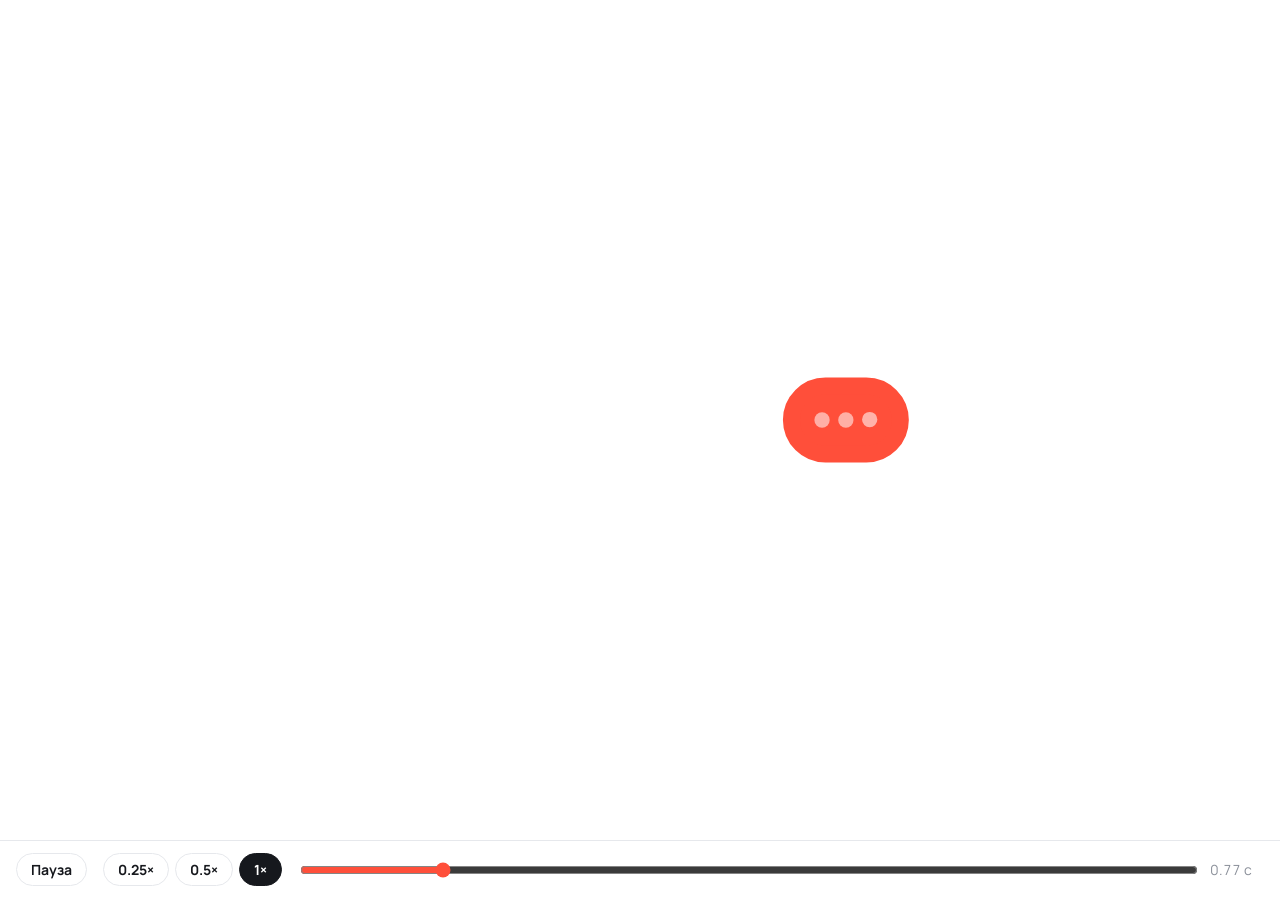
<file: intro/intro-dialog.html>
<!DOCTYPE html>
<html lang="ru">
<head>
<meta charset="utf-8">
<meta name="viewport" content="width=device-width, initial-scale=1, viewport-fit=cover">
<title>Все объявления — интро</title>
<link rel="preconnect" href="https://fonts.googleapis.com">
<link rel="preconnect" href="https://fonts.gstatic.com" crossorigin>
<link href="https://fonts.googleapis.com/css2?family=Manrope:wght@700&display=swap" rel="stylesheet">
<style>
  :root { --ink: #16181D; --accent: #FF4F3A; --paper: #FFFFFF; --muted: #8A8F99; --line: #E6E8EC; }
  * { box-sizing: border-box; }
  html, body { height: 100%; margin: 0; }
  body { background: var(--paper); color: var(--ink); font-family: "Manrope", "Helvetica Neue", Arial, sans-serif; display: flex; flex-direction: column; overflow: hidden; }
  #intro { flex: 1; min-height: 0; position: relative; background: var(--paper); cursor: pointer; transition: opacity .45s ease; }
  #intro.site { position: fixed; inset: 0; z-index: 9999; }
  #intro.gone { opacity: 0; pointer-events: none; }
  #scene { position: absolute; inset: 0; width: 100%; height: 100%; display: block; }
  .msg { font-family: "Manrope", "Helvetica Neue", Arial, sans-serif; font-weight: 700; font-size: 21px; fill: #fff; }

  .bar { display: flex; flex-wrap: wrap; align-items: center; gap: 10px 16px; padding: 12px 16px 14px; border-top: 1px solid var(--line); font-size: 14px; }
  .bar button { font: inherit; font-weight: 700; color: var(--ink); background: #fff; border: 1px solid var(--line); border-radius: 999px; padding: 6px 14px; cursor: pointer; }
  .bar button:hover { border-color: var(--ink); }
  .bar button[aria-pressed="true"] { background: var(--ink); border-color: var(--ink); color: #fff; }
  .bar button:focus-visible, .bar input:focus-visible { outline: 2px solid var(--accent); outline-offset: 2px; }
  .rates { display: flex; gap: 6px; }
  .scrub { flex: 1 1 220px; display: flex; align-items: center; gap: 10px; min-width: 0; }
  .scrub input { flex: 1; min-width: 0; accent-color: var(--accent); }
  .time { color: var(--muted); font-variant-numeric: tabular-nums; min-width: 6ch; }
</style>
</head>
<body>
<div id="intro" title="Нажмите, чтобы проиграть заново">
  <svg id="scene" viewBox="-63 -90 760 394" preserveAspectRatio="xMidYMid meet" role="img" aria-label="Все объявления">
    <g id="world">
      <g id="word" fill="#16181D"></g>
      <g id="ticks" fill="none" stroke-width="2.4" stroke-linecap="round" stroke-linejoin="round">
        <path d="M0 6 L4 10 L11 1"/><path d="M6 6 L10 10 L17 1"/>
      </g>
      <g id="mark" stroke-linejoin="round" stroke-width="10">
        <path id="bB" fill="#16181D" stroke="#16181D"/>
        <path id="bA" fill="#FF4F3A" stroke="#FF4F3A"/>
      </g>
      <g id="dotsA" fill="#fff"><circle r="4.5"/><circle r="4.5"/><circle r="4.5"/></g>
      <g id="dotsB" fill="#fff"><circle r="4.5"/><circle r="4.5"/><circle r="4.5"/></g>
      <text id="tA" class="msg">Ещё актуально?</text>
      <text id="tB" class="msg">Да, забирайте!</text>
    </g>
  </svg>
</div>
<div class="bar" id="bar">
  <button id="play">Повторить</button>
  <div class="rates" role="group" aria-label="Скорость">
    <button data-rate="0.25" aria-pressed="false">0.25×</button>
    <button data-rate="0.5" aria-pressed="false">0.5×</button>
    <button data-rate="1" aria-pressed="true">1×</button>
  </div>
  <div class="scrub"><input type="range" id="scrub" min="0" step="0.001" value="0" aria-label="Таймлайн"><span class="time" id="time">0.00 с</span></div>
</div>

<script>
/*
  Интро «Диалог».
  Покупатель пишет «Ещё актуально?», продавец отвечает «Да, забирайте!» —
  два облачка переписки съезжаются и складываются в букву «В» логотипа,
  камера отъезжает, и из-за знака выходит надпись.

  На сайте: откройте страницу с ?site (или поставьте SITE_MODE = true) —
  панель скрывается, интро лежит поверх страницы, по окончании плавно
  исчезает и шлёт событие "intro:done" на window. Клик — пропустить.
*/
(() => {
  const SITE_MODE = new URLSearchParams(location.search).has("site");
  const GLYPHS = [{"d": "M175.1 78V38H193.8Q196 38 197.7 38.3Q199.4 38.5 200.5 38.9Q203.2 39.7 205.5 42Q207.7 44.4 207.7 48.9Q207.7 51.6 206.9 53.2Q206 54.9 204.6 55.9Q204 56.4 203.3 56.8Q202.6 57.1 202 57.3Q203.5 57.5 204.8 58.1Q206.8 59 208.3 60.9Q209.7 62.8 209.7 66.5Q209.7 70.5 207.8 73.3Q205.9 76.2 202 77.3Q200.6 77.6 198.8 77.8Q197 78 195.1 78ZM185.3 70.4H194.3Q195.1 70.4 196 70.2Q196.8 70 197.5 69.8Q198.5 69.3 199 68.3Q199.5 67.2 199.5 66.1Q199.5 64.5 198.8 63.6Q198.1 62.8 197.2 62.4Q196.5 62.1 195.7 62Q194.9 61.9 194.3 61.9H185.3ZM185.3 54.2H191.5Q192.6 54.2 193.7 54Q194.8 53.9 195.5 53.6Q196.4 53.1 196.9 52.2Q197.4 51.2 197.4 50Q197.4 48.7 196.8 47.6Q196.3 46.5 195.1 46.2Q194.3 45.9 193 45.8Q191.8 45.8 191.5 45.8H185.3Z", "x": 191.0, "l": 0}, {"d": "M233.8 79.1Q227.5 79.1 223.1 76.3Q218.7 73.6 216.3 68.8Q213.9 64 213.9 58Q213.9 52 216.4 47.2Q218.8 42.4 223.3 39.7Q227.8 36.9 233.9 36.9Q241 36.9 245.8 40.5Q250.5 44.1 251.9 50.2L241.8 52.9Q240.9 49.8 238.7 48.1Q236.5 46.3 233.8 46.3Q230.6 46.3 228.5 47.9Q226.5 49.4 225.5 52Q224.6 54.7 224.6 58Q224.6 63.2 226.9 66.5Q229.2 69.7 233.8 69.7Q237.2 69.7 238.9 68.2Q240.7 66.6 241.6 63.7L251.9 65.9Q250.2 72.2 245.4 75.7Q240.7 79.1 233.8 79.1Z", "x": 232.5, "l": 0}, {"d": "M276.9 79.1Q270.7 79.1 266 76.5Q261.4 73.8 258.7 69.2Q256.1 64.5 256.1 58.5Q256.1 52 258.6 47.1Q261.2 42.3 265.8 39.6Q270.3 36.9 276.3 36.9Q282.6 36.9 287 39.9Q291.4 42.9 293.5 48.2Q295.6 53.6 294.9 60.8H285V57.1Q285 51 283.1 48.3Q281.1 45.7 276.7 45.7Q271.6 45.7 269.1 48.8Q266.7 51.9 266.7 58Q266.7 63.6 269.1 66.7Q271.6 69.7 276.3 69.7Q279.2 69.7 281.3 68.4Q283.4 67.1 284.6 64.7L294.6 67.6Q292.4 73 287.5 76.1Q282.6 79.1 276.9 79.1ZM263.6 60.8V53.4H290.1V60.8Z", "x": 275.6, "l": 0}, {"d": "M193.2 173.1Q187.1 173.1 182.6 170.4Q178 167.7 175.5 163Q173 158.2 173 152Q173 145.8 175.6 141Q178.1 136.3 182.7 133.6Q187.2 130.9 193.2 130.9Q199.2 130.9 203.8 133.6Q208.3 136.3 210.9 141.1Q213.4 145.8 213.4 152Q213.4 158.2 210.9 163Q208.3 167.7 203.7 170.4Q199.2 173.1 193.2 173.1ZM193.2 163.7Q198 163.7 200.4 160.4Q202.8 157.2 202.8 152Q202.8 146.7 200.4 143.5Q197.9 140.3 193.2 140.3Q189.9 140.3 187.8 141.8Q185.7 143.3 184.6 145.9Q183.6 148.5 183.6 152Q183.6 157.4 186 160.5Q188.5 163.7 193.2 163.7Z", "x": 193.2, "l": 1}, {"d": "M236.9 173.2Q231.1 173.1 227.1 170.6Q223.1 168.1 220.9 163.7Q218.6 159.3 218 153.4Q217.7 150.3 217.9 146.3Q218.1 142.4 218.7 138.6Q219.4 134.8 220.6 132Q221.8 129.5 223.7 127.4Q225.6 125.2 227.7 123.8Q230.1 122 233 121.1Q235.8 120.1 239 119.6Q242.1 119.1 245.5 118.7Q248.9 118.3 252.4 117.6L253.3 126.5Q251.2 127 248.5 127.3Q245.8 127.6 242.9 127.8Q240.1 128.1 237.5 128.7Q234.9 129.3 233 130.5Q230.4 132.1 229.1 134.9Q227.7 137.7 227.5 140.6Q229.8 137.3 233.1 136Q236.4 134.8 239.7 134.8Q244.9 134.8 248.7 137.3Q252.5 139.8 254.6 144.1Q256.6 148.4 256.6 153.6Q256.6 159.5 254.1 163.9Q251.5 168.3 247.1 170.8Q242.6 173.3 236.9 173.2ZM237.4 163.8Q241.6 163.8 243.8 161.1Q246 158.5 246 154Q246 149.5 243.8 146.9Q241.5 144.2 237.4 144.2Q233.1 144.2 230.9 146.9Q228.7 149.5 228.7 154Q228.7 158.7 231 161.3Q233.2 163.8 237.4 163.8Z", "x": 237.2, "l": 1}, {"d": "M265.5 172V139.8H259.5V132H275.5V144.8H282Q283.6 144.8 285.8 144.8Q288.1 144.9 289.5 145.2Q293 146 295.4 147.7Q297.8 149.4 299.1 152.1Q300.3 154.8 300.3 158.5Q300.3 163.8 297.6 167Q294.8 170.3 289.6 171.5Q288.1 171.8 285.9 171.9Q283.6 172 282 172ZM275.5 164.2H283.1Q283.7 164.2 284.5 164.2Q285.4 164.1 286.2 163.9Q287.7 163.4 288.9 161.9Q290.1 160.4 290.1 158.5Q290.1 156.3 288.9 154.9Q287.7 153.4 286 152.9Q285.3 152.7 284.5 152.6Q283.7 152.5 283.1 152.5H275.5Z", "x": 280.7, "l": 1}, {"d": "M330.5 172V159.3H324Q322.8 159.3 320.6 159.2Q318.5 159.2 316.6 158.8Q311.8 158 308.7 154.7Q305.7 151.4 305.7 145.7Q305.7 140.2 308.6 136.9Q311.5 133.5 316.4 132.6Q318.4 132.2 320.5 132.1Q322.7 132 324 132H340.5V172ZM304.7 172 313.8 157.2H324.1L315.2 172ZM322.9 151.5H330.5V139.8H322.9Q322.3 139.8 321.5 139.9Q320.7 140 319.8 140.2Q318.8 140.5 317.9 141.3Q317 142.1 316.5 143.2Q315.9 144.3 315.9 145.7Q315.9 147.8 317.2 149.2Q318.4 150.7 320 151.1Q320.8 151.4 321.5 151.4Q322.3 151.5 322.9 151.5Z", "x": 323.7, "l": 1}, {"d": "M349.3 172V132H368.1Q370.3 132 371.9 132.3Q373.6 132.5 374.7 132.9Q377.5 133.7 379.7 136Q382 138.4 382 142.9Q382 145.6 381.1 147.2Q380.3 148.9 378.9 149.9Q378.2 150.4 377.5 150.8Q376.9 151.1 376.2 151.3Q377.7 151.5 379 152.1Q381 153 382.5 154.9Q384 156.8 384 160.5Q384 164.5 382 167.3Q380.1 170.2 376.2 171.3Q374.9 171.6 373.1 171.8Q371.3 172 369.3 172ZM359.5 164.4H368.6Q369.4 164.4 370.2 164.2Q371 164 371.7 163.8Q372.8 163.3 373.2 162.3Q373.7 161.2 373.7 160.1Q373.7 158.5 373 157.6Q372.3 156.8 371.5 156.4Q370.8 156.1 369.9 156Q369.1 155.9 368.6 155.9H359.5ZM359.5 148.2H365.7Q366.9 148.2 367.9 148Q369 147.9 369.7 147.6Q370.6 147.1 371.1 146.2Q371.6 145.2 371.6 144Q371.6 142.7 371.1 141.6Q370.5 140.6 369.3 140.2Q368.5 139.9 367.3 139.8Q366 139.8 365.7 139.8H359.5Z", "x": 365.2, "l": 1}, {"d": "M386.2 172V163.6Q388.3 164 389.5 163.6Q390.7 163.1 391.3 161.7Q391.9 160.3 392.4 157.9Q393 154.8 393.4 150.5Q393.9 146.2 394.2 141.5Q394.6 136.7 394.8 132H425V172H415V141.4H403.6Q403.5 143.4 403.2 146Q403 148.7 402.7 151.6Q402.4 154.4 402.1 157Q401.8 159.6 401.4 161.5Q400.5 166.2 398.8 168.9Q397 171.6 394 172.4Q391 173.1 386.2 172Z", "x": 407.4, "l": 1}, {"d": "M452.4 173.1Q446.3 173.1 441.6 170.5Q436.9 167.8 434.3 163.2Q431.7 158.5 431.7 152.5Q431.7 146 434.2 141.1Q436.8 136.3 441.4 133.6Q445.9 130.9 451.9 130.9Q458.1 130.9 462.6 133.9Q467 136.8 469.1 142.2Q471.2 147.6 470.5 154.8H460.6V151.1Q460.6 145 458.6 142.3Q456.7 139.7 452.3 139.7Q447.2 139.7 444.7 142.8Q442.3 145.9 442.3 152Q442.3 157.6 444.7 160.7Q447.2 163.7 451.9 163.7Q454.8 163.7 456.9 162.4Q459 161.1 460.1 158.7L470.2 161.6Q468 167 463.1 170.1Q458.2 173.1 452.4 173.1ZM439.2 154.8V147.4H465.7V154.8Z", "x": 451.2, "l": 1}, {"d": "M477.3 172V132H487.4V147.3H503.8V132H513.8V172H503.8V156.7H487.4V172Z", "x": 495.6, "l": 1}, {"d": "M558.3 132V172H548.7V147.6L530.6 172H522.6V132H532.3V155.6L550.4 132Z", "x": 540.5, "l": 1}, {"d": "M590.7 172V159.3H584.3Q583 159.3 580.8 159.2Q578.7 159.2 576.8 158.8Q572 158 569 154.7Q565.9 151.4 565.9 145.7Q565.9 140.2 568.8 136.9Q571.8 133.5 576.6 132.6Q578.6 132.2 580.8 132.1Q582.9 132 584.3 132H600.8V172ZM564.9 172 574 157.2H584.3L575.5 172ZM583.1 151.5H590.7V139.8H583.1Q582.5 139.8 581.7 139.9Q580.9 140 580 140.2Q579 140.5 578.1 141.3Q577.2 142.1 576.7 143.2Q576.1 144.3 576.1 145.7Q576.1 147.8 577.4 149.2Q578.6 150.7 580.2 151.1Q581 151.4 581.8 151.4Q582.6 151.5 583.1 151.5Z", "x": 584.0, "l": 1}];

  const $ = id => document.getElementById(id);
  const NS = "http://www.w3.org/2000/svg";
  const intro = $("intro"), world = $("world"), mark = $("mark"), bA = $("bA"), bB = $("bB");
  const tA = $("tA"), tB = $("tB"), ticks = $("ticks");
  const dotsA = [...$("dotsA").children], dotsB = [...$("dotsB").children];

  const letters = GLYPHS.map(g => {
    const p = document.createElementNS(NS, "path");
    p.setAttribute("d", g.d); $("word").appendChild(p);
    return { ...g, n: p };
  });

  /* ---------- математика ---------- */
  const clamp = (v, a = 0, b = 1) => Math.min(b, Math.max(a, v));
  const seg = (t, a, b) => clamp((t - a) / (b - a));
  const mix = (a, b, p) => a + (b - a) * p;
  const outCubic = p => 1 - Math.pow(1 - p, 3);
  const inOut = p => p < .5 ? 4 * p * p * p : 1 - Math.pow(-2 * p + 2, 3) / 2;
  // мягкая пружина: один небольшой перелёт и успокоение
  const spring = (p, f = 3.2, d = 7) => p <= 0 ? 0 : p >= 1 ? 1 : 1 - Math.exp(-d * p) * Math.cos(f * Math.PI * p) * (1 - p) - p * Math.exp(-d);
  const mixHex = (h1, h2, p) => {
    const a = parseInt(h1.slice(1), 16), b = parseInt(h2.slice(1), 16), c = s => Math.round(mix((a >> s) & 255, (b >> s) & 255, p));
    return `rgb(${c(16)},${c(8)},${c(0)})`;
  };
  const lerpObj = (A, B, p) => { const o = {}; for (const k in A) o[k] = mix(A[k], B[k], p); return o; };

  // Облачко: внутренний контур, скругляется обводкой 10px (как в логотипе).
  // rl/rr — радиусы левой/правой стороны, tail — хвостик снизу слева (0..1).
  function bubble({ x, y, w, h, rl, rr, tail }) {
    rr = clamp(rr, 0, Math.min(h, w) / 2); rl = clamp(rl, 0, Math.min(h / 2, w - rr));
    const f = v => v.toFixed(2);
    let d = `M${f(x + rl)} ${f(y)}H${f(x + w - rr)}A${f(rr)} ${f(rr)} 0 0 1 ${f(x + w)} ${f(y + rr)}V${f(y + h - rr)}A${f(rr)} ${f(rr)} 0 0 1 ${f(x + w - rr)} ${f(y + h)}`;
    if (tail > .001) d += `H${f(x + mix(rl, 25, tail))}L${f(x)} ${f(y + h + 22 * tail)}V${f(y + rl)}`;
    else d += `H${f(x + rl)}A${f(rl)} ${f(rl)} 0 0 1 ${f(x)} ${f(y + h - rl)}V${f(y + rl)}`;
    return d + `A${f(rl)} ${f(rl)} 0 0 1 ${f(x + rl)} ${f(y)}Z`;
  }

  /* ---------- раскладка ---------- */
  const CX = 317, CY = 107;          // центр композиции (= центр логотипа)
  const MC = { x: 89, y: 110 };      // центр знака
  const RIGHT = 470, LEFT = 164;     // края «переписки»
  const PAD = 20;
  let wA = 220, wB = 220;            // ширина облачков под текст — уточняется после загрузки шрифта
  function measure() {
    wA = tA.getComputedTextLength() + PAD * 2;
    wB = tB.getComputedTextLength() + PAD * 2;
  }
  // Финальные формы — точь-в-точь из логотипа
  const FIN_A = { x: 25, y: 9,   w: 111, h: 76, rl: 0, rr: 38, tail: 0 };
  const FIN_B = { x: 25, y: 101, w: 123, h: 88, rl: 0, rr: 44, tail: 1 };

  /* ---------- таймлайн, с ---------- */
  const T = {
    popA: [.15, .5],  typeA: [.3, 1.05], openA: [1.0, 1.45], textA: [1.18, 1.45],
    tick: 1.4, read: 1.8,
    popB: [1.6, 1.95], liftA: [1.6, 2.0], typeB: [1.75, 2.35], openB: [2.3, 2.75], textB: [2.48, 2.75],
    hush: [2.95, 3.12], fold: [3.0, 3.62], foldLag: .07, camIn: [2.95, 3.55], snap: 3.6,
    camOut: [3.72, 4.5], word: 3.86,
  };
  const TOTAL = 5.0;

  /* ---------- кадр ---------- */
  function render(t) {
    // камера
    const ci = inOut(seg(t, ...T.camIn)), co = inOut(seg(t, ...T.camOut));
    const drift = 1 + .04 * seg(t, 0, 3);                // лёгкий наезд во время переписки
    const zIn = mix(drift, 1.35, ci);
    const z = mix(zIn, 1, co);
    const cx = mix(mix(CX, MC.x, ci), CX, co), cy = mix(mix(CY, MC.y, ci), CY, co);
    world.setAttribute("transform", `translate(${CX} ${CY}) scale(${z}) translate(${-cx} ${-cy})`);

    // --- облачко A (покупатель, справа) ---
    const oA = spring(seg(t, ...T.openA));
    const hA = mix(40, 52, oA), wAc = mix(64, wA, oA), rA = mix(20, 18, oA);
    const cyA = mix(CY, CY - 36, inOut(seg(t, ...T.liftA)));
    const chatA = { x: RIGHT - wAc, y: cyA - hA / 2, w: wAc, h: hA, rl: rA, rr: rA, tail: 0 };
    const fA = spring(seg(t, T.fold[0], T.fold[1]));
    const shA = lerpObj(chatA, FIN_A, fA);
    bA.setAttribute("d", bubble(shA));
    const pA = spring(seg(t, ...T.popA), 3.4, 6);          // появление: пружинка от правого нижнего угла
    bA.setAttribute("transform", t < T.popA[1] ? `translate(${RIGHT} ${cyA + hA / 2}) scale(${pA}) translate(${-RIGHT} ${-(cyA + hA / 2)})` : "");
    bA.style.display = t < T.popA[0] ? "none" : "";

    // --- облачко B (продавец, слева, с хвостиком) ---
    const oB = spring(seg(t, ...T.openB));
    const hB = mix(40, 52, oB), wBc = mix(64, wB, oB), rB = mix(20, 18, oB);
    const cyB = CY + 36;
    const chatB = { x: LEFT, y: cyB - hB / 2, w: wBc, h: hB, rl: rB, rr: rB, tail: .55 };
    const fB = spring(seg(t, T.fold[0] + T.foldLag, T.fold[1] + T.foldLag));
    const shB = lerpObj(chatB, FIN_B, fB);
    bB.setAttribute("d", bubble(shB));
    const pB = spring(seg(t, ...T.popB), 3.4, 6);
    bB.setAttribute("transform", t < T.popB[1] ? `translate(${LEFT} ${cyB + hB / 2}) scale(${pB}) translate(${-LEFT} ${-(cyB + hB / 2)})` : "");
    bB.style.display = t < T.popB[0] ? "none" : "";

    // «печатает…»
    const dots = (list, box, from, until, p0) => list.forEach((c, i) => {
      const on = seg(t, from, from + .12) * (1 - seg(t, until - .12, until));
      const jump = Math.max(0, Math.sin((t - from) * Math.PI * 3.4 - i * .95));
      c.setAttribute("cx", box.x + box.w / 2 + (i - 1) * 14);
      c.setAttribute("cy", box.y + box.h / 2 - 5 * jump);
      c.setAttribute("opacity", on * (.55 + .45 * jump));
      c.setAttribute("transform", `translate(${box.x + box.w / 2} ${box.y + box.h / 2}) scale(${p0}) translate(${-(box.x + box.w / 2)} ${-(box.y + box.h / 2)})`);
    });
    dots(dotsA, chatA, T.typeA[0], T.openA[0] + .1, pA);
    dots(dotsB, chatB, T.typeB[0], T.openB[0] + .1, pB);

    // текст сообщений
    const hush = 1 - seg(t, ...T.hush);
    const txt = (n, box, win) => {
      const p = outCubic(seg(t, ...win));
      n.setAttribute("x", box.x + PAD); n.setAttribute("y", box.y + box.h / 2 + 7.5 + (1 - p) * 6);
      n.setAttribute("opacity", p * hush);
    };
    txt(tA, chatA, T.textA); txt(tB, chatB, T.textB);

    // галочки «прочитано»
    const tk = outCubic(seg(t, T.tick, T.tick + .25));
    ticks.setAttribute("transform", `translate(${RIGHT - 17} ${cyA + hA / 2 + 10 + (1 - tk) * 4})`);
    ticks.setAttribute("opacity", tk * hush);
    ticks.setAttribute("stroke", mixHex("#B9BDC6", "#FF4F3A", seg(t, T.read, T.read + .2)));

    // щелчок сборки: знак чуть сжимается и отпружинивает
    const ds = t - T.snap;
    const k = ds > 0 ? 1 - .045 * Math.exp(-ds * 9) * Math.sin(ds * 24) : 1;
    mark.setAttribute("transform", `translate(${MC.x} ${MC.y}) scale(${k}) translate(${-MC.x} ${-MC.y})`);

    // надпись выходит из-за знака слева направо
    for (const g of letters) {
      const d = T.word + (g.x - 170) / 470 * .55 + g.l * .06;
      const p = seg(t, d, d + .5), e = outCubic(p);
      g.n.setAttribute("transform", `translate(${-26 * (1 - e)} ${10 * (1 - e)})`);
      g.n.setAttribute("opacity", clamp(p * 2.2));
    }

    scrub.value = t; timeEl.textContent = t.toFixed(2) + " с";
  }

  /* ---------- плеер ---------- */
  const scrub = $("scrub"), timeEl = $("time"), playBtn = $("play");
  scrub.max = TOTAL;
  let t = 0, rate = 1, raf = 0, last = 0, playing = false;
  function finish() {
    playing = false; playBtn.textContent = "Повторить";
    if (SITE_MODE) {
      setTimeout(() => {
        intro.classList.add("gone");
        setTimeout(() => { intro.remove(); window.dispatchEvent(new Event("intro:done")); }, 480);
      }, 350);
    }
  }
  function frame(now) {
    const dt = Math.min(.05, (now - last) / 1000); last = now;
    t = Math.min(TOTAL, t + dt * rate); render(t);
    if (t < TOTAL) raf = requestAnimationFrame(frame); else finish();
  }
  function play(from) {
    cancelAnimationFrame(raf); if (from !== undefined) t = from; if (t >= TOTAL) t = 0;
    playing = true; playBtn.textContent = "Пауза"; last = performance.now(); raf = requestAnimationFrame(frame);
  }
  function pause() { cancelAnimationFrame(raf); playing = false; playBtn.textContent = t >= TOTAL ? "Повторить" : "Играть"; }

  if (SITE_MODE) {
    $("bar").remove(); intro.classList.add("site"); intro.removeAttribute("title");
    intro.addEventListener("click", () => { cancelAnimationFrame(raf); t = TOTAL; render(t); finish(); });
  } else {
    intro.addEventListener("click", () => play(0));
    playBtn.addEventListener("click", () => playing ? pause() : play(t >= TOTAL ? 0 : undefined));
    scrub.addEventListener("input", () => { pause(); t = +scrub.value; render(t); });
    document.querySelectorAll("[data-rate]").forEach(b => b.addEventListener("click", () => {
      rate = +b.dataset.rate; document.querySelectorAll("[data-rate]").forEach(x => x.setAttribute("aria-pressed", x === b));
    }));
    addEventListener("keydown", e => { if (e.code === "Space") { e.preventDefault(); playing ? pause() : play(t >= TOTAL ? 0 : undefined); } });
  }

  const reduce = matchMedia("(prefers-reduced-motion: reduce)").matches;
  measure(); render(reduce ? TOTAL : 0);
  const ready = document.fonts ? document.fonts.load('700 21px Manrope') : Promise.resolve();
  const still = new URLSearchParams(location.search).get("t");
  const go = () => { measure(); if (still !== null) { pause(); t = +still; render(t); return; } if (reduce) { t = TOTAL; render(t); finish(); } else setTimeout(() => play(0), 250); };
  ready.then(go, go);
})();
</script>
</body>
</html>
</file>
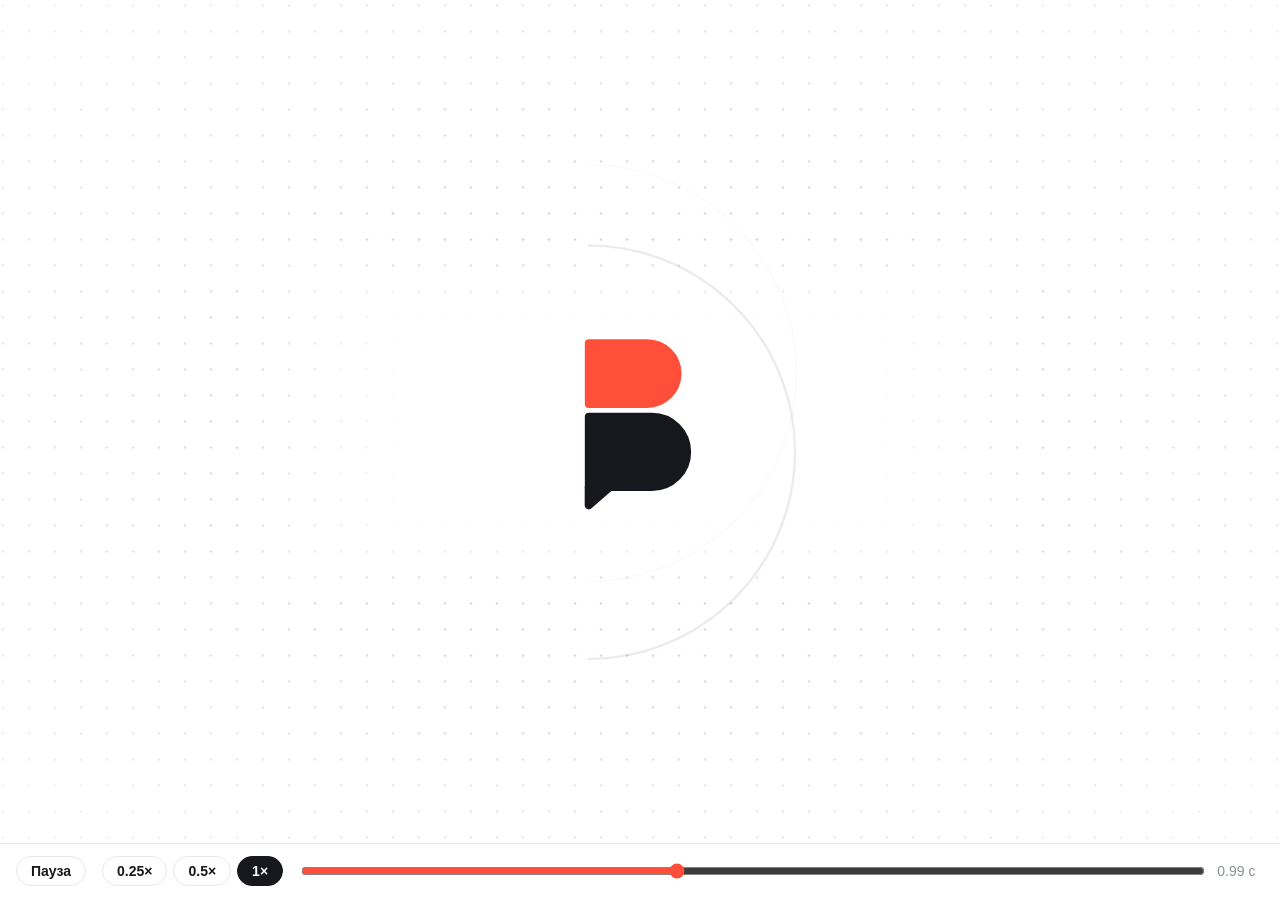
<file: intro/intro.html>
<!DOCTYPE html>
<html lang="ru">
<head>
<meta charset="utf-8">
<meta name="viewport" content="width=device-width, initial-scale=1, viewport-fit=cover">
<title>Все объявления — интро</title>
<style>
  :root { --ink: #16181D; --accent: #FF4F3A; --paper: #FFFFFF; --muted: #8A8F99; --line: #E6E8EC; }
  * { box-sizing: border-box; }
  html, body { height: 100%; margin: 0; }
  body { background: var(--paper); color: var(--ink); font-family: "Helvetica Neue", Arial, sans-serif; display: flex; flex-direction: column; overflow: hidden; }
  #intro { flex: 1; min-height: 0; position: relative; background: var(--paper); cursor: pointer; transition: opacity .4s ease; }
  #intro.site { position: fixed; inset: 0; z-index: 9999; }
  #intro.gone { opacity: 0; pointer-events: none; }
  #scene, #bg { position: absolute; inset: 0; width: 100%; height: 100%; display: block; }

  .bar { display: flex; flex-wrap: wrap; align-items: center; gap: 10px 16px; padding: 12px 16px 14px; border-top: 1px solid var(--line); font-size: 14px; }
  .bar button { font: inherit; font-weight: 700; color: var(--ink); background: #fff; border: 1px solid var(--line); border-radius: 999px; padding: 6px 14px; cursor: pointer; }
  .bar button:hover { border-color: var(--ink); }
  .bar button[aria-pressed="true"] { background: var(--ink); border-color: var(--ink); color: #fff; }
  .bar button:focus-visible, .bar input:focus-visible { outline: 2px solid var(--accent); outline-offset: 2px; }
  .rates { display: flex; gap: 6px; }
  .scrub { flex: 1 1 220px; display: flex; align-items: center; gap: 10px; min-width: 0; }
  .scrub input { flex: 1; min-width: 0; accent-color: var(--accent); }
  .time { color: var(--muted); font-variant-numeric: tabular-nums; min-width: 6ch; }
</style>
</head>
<body>
<div id="intro" title="Нажмите, чтобы проиграть заново">
  <canvas id="bg" aria-hidden="true"></canvas>
  <svg id="scene" viewBox="-63 -90 760 394" preserveAspectRatio="xMidYMid meet" role="img" aria-label="Все объявления">
    <defs>
      <clipPath id="cA"><circle id="rA" cx="5" cy="43" r="0"/></clipPath>
      <clipPath id="cB"><circle id="rB" cx="5" cy="141" r="0"/></clipPath>
      <clipPath id="cL0"><rect x="150" y="10" width="560" height="84"/></clipPath>
      <clipPath id="cL1"><rect x="150" y="104" width="560" height="84"/></clipPath>
    </defs>
    <g id="waves" fill="none" stroke-linecap="round"></g>
    <g id="word" fill="#16181D">
      <g id="L0" clip-path="url(#cL0)"></g>
      <g id="L1" clip-path="url(#cL1)"></g>
    </g>
    <g id="mark">
      <g stroke-linejoin="round" stroke-width="10" transform="translate(20 4)">
        <rect id="sA" x="0" y="0" width="10" height="86" rx="5" fill="#FF4F3A"/>
        <rect id="sB" x="0" y="92" width="10" height="120" rx="5" fill="#16181D"/>
        <path id="tail" d="M30 185 L5 207 L5 185 Z" fill="#16181D" stroke="#16181D"/>
        <path d="M5 97 H84 A44 44 0 0 1 84 185 H5 Z" fill="#16181D" stroke="#16181D" clip-path="url(#cB)"/>
        <path d="M5 5 H78 A38 38 0 0 1 78 81 H5 Z" fill="#FF4F3A" stroke="#FF4F3A" clip-path="url(#cA)"/>
      </g>
    </g>
  </svg>
</div>
<div class="bar" id="bar">
  <button id="play">Повторить</button>
  <div class="rates" role="group" aria-label="Скорость">
    <button data-rate="0.25" aria-pressed="false">0.25×</button>
    <button data-rate="0.5" aria-pressed="false">0.5×</button>
    <button data-rate="1" aria-pressed="true">1×</button>
  </div>
  <div class="scrub"><input type="range" id="scrub" min="0" step="0.001" value="0" aria-label="Таймлайн"><span class="time" id="time">0.00 с</span></div>
</div>

<script>
/*
  Интро «Громко».
  Объявить — значит сказать громко, всем. Из вертикальной черты (левый край
  буквы «В») расходятся звуковые волны — коралловые сверху, тёмные снизу.
  Последняя волна не гаснет, а заливается и становится чашей буквы, щёлкает
  хвостик, знак отъезжает влево, надпись поднимается из-под строки.

  Фон — едва заметная доска из точек (каждая точка — чьё-то объявление).
  Звук от знака прокатывается по ней кольцами: точки на миг подсвечиваются
  и расступаются, а под конец тут и там вспыхивают «новые объявления».

  На сайте: ?site (или SITE_MODE = true) — без панели, поверх страницы,
  в конце исчезает и шлёт "intro:done" на window. Клик — пропустить.
*/
(() => {
  const SITE_MODE = new URLSearchParams(location.search).has("site");
  const GLYPHS = [{"d": "M175.1 78V38H193.8Q196 38 197.7 38.3Q199.4 38.5 200.5 38.9Q203.2 39.7 205.5 42Q207.7 44.4 207.7 48.9Q207.7 51.6 206.9 53.2Q206 54.9 204.6 55.9Q204 56.4 203.3 56.8Q202.6 57.1 202 57.3Q203.5 57.5 204.8 58.1Q206.8 59 208.3 60.9Q209.7 62.8 209.7 66.5Q209.7 70.5 207.8 73.3Q205.9 76.2 202 77.3Q200.6 77.6 198.8 77.8Q197 78 195.1 78ZM185.3 70.4H194.3Q195.1 70.4 196 70.2Q196.8 70 197.5 69.8Q198.5 69.3 199 68.3Q199.5 67.2 199.5 66.1Q199.5 64.5 198.8 63.6Q198.1 62.8 197.2 62.4Q196.5 62.1 195.7 62Q194.9 61.9 194.3 61.9H185.3ZM185.3 54.2H191.5Q192.6 54.2 193.7 54Q194.8 53.9 195.5 53.6Q196.4 53.1 196.9 52.2Q197.4 51.2 197.4 50Q197.4 48.7 196.8 47.6Q196.3 46.5 195.1 46.2Q194.3 45.9 193 45.8Q191.8 45.8 191.5 45.8H185.3Z", "x": 191.0, "l": 0}, {"d": "M233.8 79.1Q227.5 79.1 223.1 76.3Q218.7 73.6 216.3 68.8Q213.9 64 213.9 58Q213.9 52 216.4 47.2Q218.8 42.4 223.3 39.7Q227.8 36.9 233.9 36.9Q241 36.9 245.8 40.5Q250.5 44.1 251.9 50.2L241.8 52.9Q240.9 49.8 238.7 48.1Q236.5 46.3 233.8 46.3Q230.6 46.3 228.5 47.9Q226.5 49.4 225.5 52Q224.6 54.7 224.6 58Q224.6 63.2 226.9 66.5Q229.2 69.7 233.8 69.7Q237.2 69.7 238.9 68.2Q240.7 66.6 241.6 63.7L251.9 65.9Q250.2 72.2 245.4 75.7Q240.7 79.1 233.8 79.1Z", "x": 232.5, "l": 0}, {"d": "M276.9 79.1Q270.7 79.1 266 76.5Q261.4 73.8 258.7 69.2Q256.1 64.5 256.1 58.5Q256.1 52 258.6 47.1Q261.2 42.3 265.8 39.6Q270.3 36.9 276.3 36.9Q282.6 36.9 287 39.9Q291.4 42.9 293.5 48.2Q295.6 53.6 294.9 60.8H285V57.1Q285 51 283.1 48.3Q281.1 45.7 276.7 45.7Q271.6 45.7 269.1 48.8Q266.7 51.9 266.7 58Q266.7 63.6 269.1 66.7Q271.6 69.7 276.3 69.7Q279.2 69.7 281.3 68.4Q283.4 67.1 284.6 64.7L294.6 67.6Q292.4 73 287.5 76.1Q282.6 79.1 276.9 79.1ZM263.6 60.8V53.4H290.1V60.8Z", "x": 275.6, "l": 0}, {"d": "M193.2 173.1Q187.1 173.1 182.6 170.4Q178 167.7 175.5 163Q173 158.2 173 152Q173 145.8 175.6 141Q178.1 136.3 182.7 133.6Q187.2 130.9 193.2 130.9Q199.2 130.9 203.8 133.6Q208.3 136.3 210.9 141.1Q213.4 145.8 213.4 152Q213.4 158.2 210.9 163Q208.3 167.7 203.7 170.4Q199.2 173.1 193.2 173.1ZM193.2 163.7Q198 163.7 200.4 160.4Q202.8 157.2 202.8 152Q202.8 146.7 200.4 143.5Q197.9 140.3 193.2 140.3Q189.9 140.3 187.8 141.8Q185.7 143.3 184.6 145.9Q183.6 148.5 183.6 152Q183.6 157.4 186 160.5Q188.5 163.7 193.2 163.7Z", "x": 193.2, "l": 1}, {"d": "M236.9 173.2Q231.1 173.1 227.1 170.6Q223.1 168.1 220.9 163.7Q218.6 159.3 218 153.4Q217.7 150.3 217.9 146.3Q218.1 142.4 218.7 138.6Q219.4 134.8 220.6 132Q221.8 129.5 223.7 127.4Q225.6 125.2 227.7 123.8Q230.1 122 233 121.1Q235.8 120.1 239 119.6Q242.1 119.1 245.5 118.7Q248.9 118.3 252.4 117.6L253.3 126.5Q251.2 127 248.5 127.3Q245.8 127.6 242.9 127.8Q240.1 128.1 237.5 128.7Q234.9 129.3 233 130.5Q230.4 132.1 229.1 134.9Q227.7 137.7 227.5 140.6Q229.8 137.3 233.1 136Q236.4 134.8 239.7 134.8Q244.9 134.8 248.7 137.3Q252.5 139.8 254.6 144.1Q256.6 148.4 256.6 153.6Q256.6 159.5 254.1 163.9Q251.5 168.3 247.1 170.8Q242.6 173.3 236.9 173.2ZM237.4 163.8Q241.6 163.8 243.8 161.1Q246 158.5 246 154Q246 149.5 243.8 146.9Q241.5 144.2 237.4 144.2Q233.1 144.2 230.9 146.9Q228.7 149.5 228.7 154Q228.7 158.7 231 161.3Q233.2 163.8 237.4 163.8Z", "x": 237.2, "l": 1}, {"d": "M265.5 172V139.8H259.5V132H275.5V144.8H282Q283.6 144.8 285.8 144.8Q288.1 144.9 289.5 145.2Q293 146 295.4 147.7Q297.8 149.4 299.1 152.1Q300.3 154.8 300.3 158.5Q300.3 163.8 297.6 167Q294.8 170.3 289.6 171.5Q288.1 171.8 285.9 171.9Q283.6 172 282 172ZM275.5 164.2H283.1Q283.7 164.2 284.5 164.2Q285.4 164.1 286.2 163.9Q287.7 163.4 288.9 161.9Q290.1 160.4 290.1 158.5Q290.1 156.3 288.9 154.9Q287.7 153.4 286 152.9Q285.3 152.7 284.5 152.6Q283.7 152.5 283.1 152.5H275.5Z", "x": 280.7, "l": 1}, {"d": "M330.5 172V159.3H324Q322.8 159.3 320.6 159.2Q318.5 159.2 316.6 158.8Q311.8 158 308.7 154.7Q305.7 151.4 305.7 145.7Q305.7 140.2 308.6 136.9Q311.5 133.5 316.4 132.6Q318.4 132.2 320.5 132.1Q322.7 132 324 132H340.5V172ZM304.7 172 313.8 157.2H324.1L315.2 172ZM322.9 151.5H330.5V139.8H322.9Q322.3 139.8 321.5 139.9Q320.7 140 319.8 140.2Q318.8 140.5 317.9 141.3Q317 142.1 316.5 143.2Q315.9 144.3 315.9 145.7Q315.9 147.8 317.2 149.2Q318.4 150.7 320 151.1Q320.8 151.4 321.5 151.4Q322.3 151.5 322.9 151.5Z", "x": 323.7, "l": 1}, {"d": "M349.3 172V132H368.1Q370.3 132 371.9 132.3Q373.6 132.5 374.7 132.9Q377.5 133.7 379.7 136Q382 138.4 382 142.9Q382 145.6 381.1 147.2Q380.3 148.9 378.9 149.9Q378.2 150.4 377.5 150.8Q376.9 151.1 376.2 151.3Q377.7 151.5 379 152.1Q381 153 382.5 154.9Q384 156.8 384 160.5Q384 164.5 382 167.3Q380.1 170.2 376.2 171.3Q374.9 171.6 373.1 171.8Q371.3 172 369.3 172ZM359.5 164.4H368.6Q369.4 164.4 370.2 164.2Q371 164 371.7 163.8Q372.8 163.3 373.2 162.3Q373.7 161.2 373.7 160.1Q373.7 158.5 373 157.6Q372.3 156.8 371.5 156.4Q370.8 156.1 369.9 156Q369.1 155.9 368.6 155.9H359.5ZM359.5 148.2H365.7Q366.9 148.2 367.9 148Q369 147.9 369.7 147.6Q370.6 147.1 371.1 146.2Q371.6 145.2 371.6 144Q371.6 142.7 371.1 141.6Q370.5 140.6 369.3 140.2Q368.5 139.9 367.3 139.8Q366 139.8 365.7 139.8H359.5Z", "x": 365.2, "l": 1}, {"d": "M386.2 172V163.6Q388.3 164 389.5 163.6Q390.7 163.1 391.3 161.7Q391.9 160.3 392.4 157.9Q393 154.8 393.4 150.5Q393.9 146.2 394.2 141.5Q394.6 136.7 394.8 132H425V172H415V141.4H403.6Q403.5 143.4 403.2 146Q403 148.7 402.7 151.6Q402.4 154.4 402.1 157Q401.8 159.6 401.4 161.5Q400.5 166.2 398.8 168.9Q397 171.6 394 172.4Q391 173.1 386.2 172Z", "x": 407.4, "l": 1}, {"d": "M452.4 173.1Q446.3 173.1 441.6 170.5Q436.9 167.8 434.3 163.2Q431.7 158.5 431.7 152.5Q431.7 146 434.2 141.1Q436.8 136.3 441.4 133.6Q445.9 130.9 451.9 130.9Q458.1 130.9 462.6 133.9Q467 136.8 469.1 142.2Q471.2 147.6 470.5 154.8H460.6V151.1Q460.6 145 458.6 142.3Q456.7 139.7 452.3 139.7Q447.2 139.7 444.7 142.8Q442.3 145.9 442.3 152Q442.3 157.6 444.7 160.7Q447.2 163.7 451.9 163.7Q454.8 163.7 456.9 162.4Q459 161.1 460.1 158.7L470.2 161.6Q468 167 463.1 170.1Q458.2 173.1 452.4 173.1ZM439.2 154.8V147.4H465.7V154.8Z", "x": 451.2, "l": 1}, {"d": "M477.3 172V132H487.4V147.3H503.8V132H513.8V172H503.8V156.7H487.4V172Z", "x": 495.6, "l": 1}, {"d": "M558.3 132V172H548.7V147.6L530.6 172H522.6V132H532.3V155.6L550.4 132Z", "x": 540.5, "l": 1}, {"d": "M590.7 172V159.3H584.3Q583 159.3 580.8 159.2Q578.7 159.2 576.8 158.8Q572 158 569 154.7Q565.9 151.4 565.9 145.7Q565.9 140.2 568.8 136.9Q571.8 133.5 576.6 132.6Q578.6 132.2 580.8 132.1Q582.9 132 584.3 132H600.8V172ZM564.9 172 574 157.2H584.3L575.5 172ZM583.1 151.5H590.7V139.8H583.1Q582.5 139.8 581.7 139.9Q580.9 140 580 140.2Q579 140.5 578.1 141.3Q577.2 142.1 576.7 143.2Q576.1 144.3 576.1 145.7Q576.1 147.8 577.4 149.2Q578.6 150.7 580.2 151.1Q581 151.4 581.8 151.4Q582.6 151.5 583.1 151.5Z", "x": 584.0, "l": 1}];
  const NS = "http://www.w3.org/2000/svg";
  const $ = id => document.getElementById(id);
  const intro = $("intro"), mark = $("mark"), rA = $("rA"), rB = $("rB");
  const sA = $("sA"), sB = $("sB"), tail = $("tail"), wavesG = $("waves");
  const mk = (tag, attrs, parent) => { const n = document.createElementNS(NS, tag); for (const k in attrs) n.setAttribute(k, attrs[k]); parent.appendChild(n); return n; };

  const letters = GLYPHS.map(g => ({ ...g, n: mk("path", { d: g.d }, $("L" + g.l)) }));

  /* ---------- математика ---------- */
  const clamp = (v, a = 0, b = 1) => Math.min(b, Math.max(a, v));
  const seg = (t, a, b) => clamp((t - a) / (b - a));
  const mix = (a, b, p) => a + (b - a) * p;
  const outCubic = p => 1 - Math.pow(1 - p, 3);
  const outExpo = p => p >= 1 ? 1 : 1 - Math.pow(2, -10 * p);
  const inOutQuint = p => p < .5 ? 16 * p ** 5 : 1 - Math.pow(-2 * p + 2, 5) / 2;
  const outBack = (p, k = 2.2) => p <= 0 ? 0 : 1 + (k + 1) * Math.pow(p - 1, 3) + k * Math.pow(p - 1, 2);

  /* ---------- сцена ---------- */
  const CX = 317;                              // центр композиции
  const MARK_CX = 89;                          // центр знака
  const SRC = [{ cy: 47, col: "#FF4F3A" }, { cy: 145, col: "#16181D" }];
  // звуковые волны: [источник, старт]
  const WAVES = [[0, .16], [1, .22], [0, .3], [1, .36], [0, .44], [1, .5]].map(([s, t0]) => ({
    s, t0, n: mk("path", { stroke: SRC[s].col }, wavesG),
  }));
  const WAVE_DUR = .62, WAVE_R = 250;


  /* ---------- размер знака и фон ---------- */
  const svg = $("scene"), cv = $("bg"), ctx = cv.getContext("2d");
  let W = 0, H = 0, DPR = 1, S = 1, VX = 0, VY = 0, dots = [], twinkles = [];
  const LOGO_W = 634, LOGO_H = 214, LOGO_CY = 107;
  function layout() {
    const r = intro.getBoundingClientRect(); W = r.width; H = r.height;
    if (!W || !H) return;
    DPR = Math.min(2, devicePixelRatio || 1);
    cv.width = Math.round(W * DPR); cv.height = Math.round(H * DPR);
    // логотип — примерно 40% ширины на десктопе, 72% на телефоне, не выше 30% высоты
    const fw = W < 700 ? .72 : .4;
    S = Math.min(W * fw / LOGO_W, H * .3 / LOGO_H);
    VX = CX - W / 2 / S; VY = LOGO_CY - H / 2 / S;
    svg.setAttribute("viewBox", `${VX} ${VY} ${W / S} ${H / S}`);
    // сетка точек на весь экран
    const G = W < 700 ? 22 : 26;
    const lx = W / 2, ly = H / 2, hw = LOGO_W * S / 2 + 40, hh = LOGO_H * S / 2 + 40;
    dots = [];
    for (let y = (H % G) / 2; y < H; y += G) for (let x = (W % G) / 2; x < W; x += G) {
      // у центра точки приглушены, чтобы знак дышал; к краям растворяются
      const q = Math.max(Math.abs(x - lx) / hw, Math.abs(y - ly) / hh);
      const edge = Math.hypot((x - lx) / (W / 2), (y - ly) / (H / 2));
      const a = clamp((q - .75) / .6) * clamp(1.35 - edge * .75);
      if (a > .02) dots.push({ x, y, a, h: Math.random() });
    }
    // «новые объявления» — редкие вспышки ближе к концу
    const pool = dots.filter(d => d.a > .6);
    twinkles = Array.from({ length: Math.min(22, pool.length) }, (_, i) => ({ d: pool[Math.floor(Math.random() * pool.length)], t0: .95 + i * .055 + Math.random() * .1 }));
    render(t);
  }
  const RINGS = [{ t0: .14, c: [255, 79, 58] }, { t0: .24, c: [22, 24, 29] }, { t0: .4, c: [255, 79, 58] }];
  const BASE = [196, 201, 209];
  function drawBg(t, dx) {
    if (!W) return;
    ctx.setTransform(DPR, 0, 0, DPR, 0, 0);
    ctx.clearRect(0, 0, W, H);
    const appear = outCubic(seg(t, 0, .45));
    const ox = (25 + dx - VX) * S, oy = (96 - VY) * S;       // источник звука — черта «В»
    const maxR = Math.hypot(W, H);
    const rings = RINGS.map(r => { const p = seg(t, r.t0, r.t0 + 1.35); return { p, R: maxR * outCubic(p), c: r.c }; }).filter(r => r.p > 0 && r.p < 1);
    const tw = new Map();
    for (const k of twinkles) { const p = seg(t, k.t0, k.t0 + .55); if (p > 0 && p < 1) tw.set(k.d, Math.sin(Math.PI * p)); }
    const reveal = Math.hypot(W, H) * .75 * appear;
    for (const d of dots) {
      const dist = Math.hypot(d.x - ox, d.y - oy);
      let a = d.a * clamp((reveal - Math.hypot(d.x - W / 2, d.y - H / 2)) / 120) * .7;
      if (a <= 0) continue;
      let r = 1.3, col = BASE, push = 0, hit = 0;
      for (const g of rings) {
        const e = .75 * Math.exp(-(((dist - g.R) / 50) ** 2)) * Math.pow(1 - g.p, 1.4);
        if (e > hit) { hit = e; col = g.c; }
        push += 5 * e;
      }
      const w = tw.get(d) || 0;
      if (w > hit) { hit = w; col = [255, 79, 58]; }
      r += 1.4 * hit + .9 * w;
      a = a + (Math.min(1, d.a) * .7 - a) * hit;
      const c = hit > 0 ? col.map((v, i) => Math.round(BASE[i] + (v - BASE[i]) * Math.min(1, hit * 1.3))) : BASE;
      const ux = dist ? (d.x - ox) / dist : 0, uy = dist ? (d.y - oy) / dist : 0;
      ctx.globalAlpha = a;
      ctx.fillStyle = `rgb(${c[0]},${c[1]},${c[2]})`;
      ctx.beginPath(); ctx.arc(d.x + ux * push, d.y + uy * push, r, 0, 6.2832); ctx.fill();
    }
    ctx.globalAlpha = 1;
  }

  /* ---------- таймлайн, с ---------- */
  const T = {
    stem: [.02, .24],
    fillA: [.42, .78], fillB: [.5, .86],
    tail: [.8, 1.02], thump: .86,
    slide: [.95, 1.45], word: 1.22,
  };
  const TOTAL = 2.4;

  function render(t) {
    // черта-«динамик»: растёт из щели между чашами наружу
    const ps = outExpo(seg(t, ...T.stem));
    sA.setAttribute("y", 86 - 86 * ps); sA.setAttribute("height", 86 * ps);
    sB.setAttribute("height", 120 * ps);
    const stemOn = t < T.fillB[1] ? 1 : 0;
    sA.style.display = sB.style.display = ps > 0 && stemOn ? "" : "none";

    // волны: правые полуокружности из черты
    for (const w of WAVES) {
      const p = seg(t, w.t0, w.t0 + WAVE_DUR);
      if (p <= 0 || p >= 1) { w.n.style.display = "none"; continue; }
      w.n.style.display = "";
      const r = 8 + WAVE_R * outCubic(p), cy = SRC[w.s].cy;
      w.n.setAttribute("d", `M25 ${cy - r} A${r} ${r} 0 0 1 25 ${cy + r}`);
      w.n.setAttribute("stroke-width", mix(9, 1.5, p));
      w.n.setAttribute("opacity", Math.pow(1 - p, 1.6));
    }

    // заливка чаш — «пойманная» волна
    rA.setAttribute("r", 150 * outBack(seg(t, ...T.fillA), 1.2));
    rB.setAttribute("r", 150 * outBack(seg(t, ...T.fillB), 1.2));

    // хвостик щёлкает последним
    const pt = outBack(seg(t, ...T.tail), 3);
    tail.setAttribute("transform", `translate(5 185) scale(${pt}) translate(-5 -185)`);
    tail.style.display = pt > 0 ? "" : "none";

    // толчок + отъезд влево
    const d = t - T.thump;
    const k = d > 0 ? 1 + .05 * Math.exp(-d * 10) * Math.sin(d * 30) : 1;
    const dx = (CX - MARK_CX) * (1 - inOutQuint(seg(t, ...T.slide)));
    mark.setAttribute("transform", `translate(${dx} 0) translate(${MARK_CX} 110) scale(${k}) translate(${-MARK_CX} -110)`);
    wavesG.setAttribute("transform", `translate(${dx} 0)`);

    // надпись поднимается из-под строки
    for (const g of letters) {
      const s = T.word + (g.x - 170) / 470 * .32 + g.l * .07;
      const e = outExpo(seg(t, s, s + .5));
      g.n.setAttribute("transform", `translate(0 ${(1 - e) * 86})`);
    }

    drawBg(t, dx);
    scrub.value = t; timeEl.textContent = t.toFixed(2) + " с";
  }

  /* ---------- плеер ---------- */
  const scrub = $("scrub"), timeEl = $("time"), playBtn = $("play");
  scrub.max = TOTAL;
  let t = 0, rate = 1, raf = 0, last = 0, playing = false;
  function finish() {
    playing = false; playBtn.textContent = "Повторить";
    if (SITE_MODE) setTimeout(() => {
      intro.classList.add("gone");
      setTimeout(() => { intro.remove(); window.dispatchEvent(new Event("intro:done")); }, 420);
    }, 250);
  }
  function frame(now) {
    const dt = Math.min(.05, (now - last) / 1000); last = now;
    t = Math.min(TOTAL, t + dt * rate); render(t);
    if (t < TOTAL) raf = requestAnimationFrame(frame); else finish();
  }
  function play(from) {
    cancelAnimationFrame(raf); if (from !== undefined) t = from; if (t >= TOTAL) t = 0;
    playing = true; playBtn.textContent = "Пауза"; last = performance.now(); raf = requestAnimationFrame(frame);
  }
  function pause() { cancelAnimationFrame(raf); playing = false; playBtn.textContent = t >= TOTAL ? "Повторить" : "Играть"; }

  if (SITE_MODE) {
    $("bar").remove(); intro.classList.add("site"); intro.removeAttribute("title");
    intro.addEventListener("click", () => { cancelAnimationFrame(raf); t = TOTAL; render(t); finish(); });
  } else {
    intro.addEventListener("click", () => play(0));
    playBtn.addEventListener("click", () => playing ? pause() : play(t >= TOTAL ? 0 : undefined));
    scrub.addEventListener("input", () => { pause(); t = +scrub.value; render(t); });
    document.querySelectorAll("[data-rate]").forEach(b => b.addEventListener("click", () => {
      rate = +b.dataset.rate; document.querySelectorAll("[data-rate]").forEach(x => x.setAttribute("aria-pressed", x === b));
    }));
    addEventListener("keydown", e => { if (e.code === "Space") { e.preventDefault(); playing ? pause() : play(t >= TOTAL ? 0 : undefined); } });
  }

  new ResizeObserver(layout).observe(intro);
  layout();
  const reduce = matchMedia("(prefers-reduced-motion: reduce)").matches;
  const still = new URLSearchParams(location.search).get("t");
  if (still !== null) { t = +still; render(t); }
  else if (reduce) { t = TOTAL; render(t); finish(); }
  else { render(0); setTimeout(() => play(0), 200); }
})();
</script>
</body>
</html>
</file>
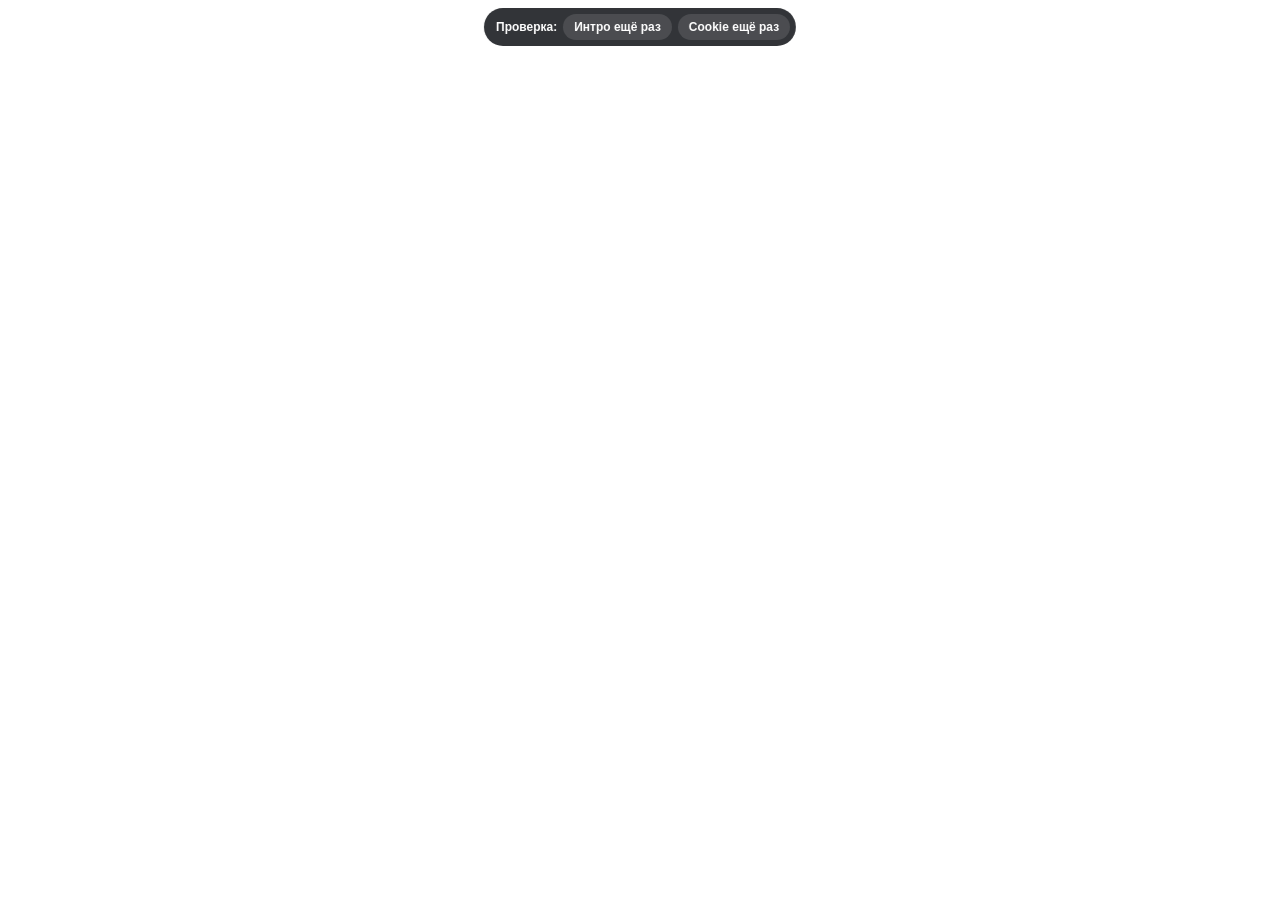
<file: site/index.tpl.html>
<!DOCTYPE html>
<html lang="ru" class="intro-on">
<head>
<meta charset="utf-8">
<meta name="viewport" content="width=device-width, initial-scale=1">
<title>Все объявления</title>
<meta name="description" content="Все объявления — покупайте, продавайте и отдавайте даром. Размещение бесплатно.">
<link rel="icon" href="data:image/svg+xml,%3Csvg xmlns=%27http://www.w3.org/2000/svg%27 viewBox=%270 0 150 214%27%3E%3Cg transform=%27translate(20 4)%27 stroke-linejoin=%27round%27 stroke-width=%2710%27%3E%3Cpath d=%27M5 5H78A38 38 0 0 1 78 81H5Z%27 fill=%27%23FF4F3A%27 stroke=%27%23FF4F3A%27/%3E%3Cpath d=%27M5 97H84A44 44 0 0 1 84 185H30L5 207Z%27 fill=%27%2316181D%27 stroke=%27%2316181D%27/%3E%3C/g%3E%3C/svg%3E">
<meta name="theme-color" content="#FFFFFF">
<meta http-equiv="Content-Security-Policy" content="default-src 'self'; script-src 'self' 'unsafe-inline'; style-src 'self' 'unsafe-inline' https://fonts.googleapis.com; font-src https://fonts.gstatic.com; img-src 'self' data: blob:; connect-src 'self'; object-src 'none'; base-uri 'none'; form-action 'self' mailto:">
<meta name="referrer" content="strict-origin-when-cross-origin">
<link rel="preconnect" href="https://fonts.googleapis.com">
<link rel="preconnect" href="https://fonts.gstatic.com" crossorigin>
<link href="https://fonts.googleapis.com/css2?family=Manrope:wght@500;600;700;800&display=swap" rel="stylesheet">
<style>
/* ===== база ===== */
html, body { margin: 0; background: #fff; }
body { font-family: "Manrope", "Helvetica Neue", Arial, sans-serif; color: #16181D; }
html.intro-on { overflow: hidden; }

/* ===== интро ===== */
#intro { position: fixed; inset: 0; z-index: 9999; background: #fff; cursor: pointer; transition: opacity .4s ease; }
#intro.gone { opacity: 0; pointer-events: none; }
#intro #scene, #intro #bg { position: absolute; inset: 0; width: 100%; height: 100%; display: block; }
#bar { display: none; }

/* ===== шапка ===== */
/*__HEADER_CSS__*/

/* ===== cookie ===== */
/*__COOKIE_CSS__*/

/* ===== страницы ===== */
/*__APP_CSS__*/

/* ===== панель проверки (убрать перед запуском) ===== */
.qa { position: fixed; left: 50%; transform: translateX(-50%); top: 8px; z-index: 8000; display: flex; gap: 6px; align-items: center; padding: 6px 6px 6px 12px; border-radius: 999px; background: rgba(22, 24, 29, .88); color: #fff; font: 700 12px/1 "Manrope", Arial, sans-serif; backdrop-filter: blur(6px); }
.qa button { font: inherit; color: #fff; background: rgba(255, 255, 255, .12); border: 0; border-radius: 999px; padding: 7px 11px; cursor: pointer; }
.qa button:hover { background: #FF4F3A; }
@media (max-width: 760px) { .qa { display: none; } }
</style>
</head>
<body>

<!--__INTRO__-->

<!--__HEADER__-->

<!--__PAGES__-->

<div class="qa" role="group" aria-label="Панель проверки">
  <span>Проверка:</span>
  <button type="button" onclick="location.reload()">Интро ещё раз</button>
  <button type="button" onclick="CookieConsent.reset()">Cookie ещё раз</button>
</div>

<script>
/* ===== интро: играет при заходе на главную ===== */
addEventListener("intro:done", () => document.documentElement.classList.remove("intro-on"), { once: true });
/* окно предпросмотра в админке и свой логотип — без заставки */
const VO_PREVIEW = /[?&]preview/.test(location.search);
if (VO_PREVIEW) document.documentElement.classList.add("preview");
let VO_OWN_LOGO = false; try { VO_OWN_LOGO = !!(JSON.parse(localStorage.getItem("vo_site_brand") || "{}").logo); } catch (e) {}
if (!/^#?\/?$/.test(location.hash) || VO_PREVIEW || VO_OWN_LOGO) {
  document.getElementById("intro").remove();
  document.documentElement.classList.remove("intro-on");
}
if (document.getElementById("intro")) {
/*__INTRO_JS__*/
}
</script>
<script>
/* ===== шапка ===== */
/*__HEADER_JS__*/
</script>
<script>
/* ===== данные и страницы ===== */
/*__DATA_JS__*/
/*__APP_JS__*/
</script>
<script>
/* ===== cookie ===== */
/*__COOKIE_JS__*/
</script>
</body>
</html>
</file>
<file: cookies/cookies.css>
/* Все объявления — баннер cookie.
   Облачко-сообщение в стиле знака: тёмное, с хвостиком снизу слева. */
.vo-cookie {
  --vo-ink: #16181D;
  --vo-accent: #FF4F3A;
  --vo-accent-press: #E8412D;
  --vo-text: #FFFFFF;
  --vo-muted: #A9AEB9;
  --vo-line: rgba(255, 255, 255, .12);
  position: fixed; left: 24px; bottom: 34px; z-index: 9000;
  width: min(980px, calc(100vw - 48px));
  font-family: "Manrope", "Helvetica Neue", Arial, sans-serif;
  color: var(--vo-text);
  transform-origin: 0 100%;
  animation: vo-pop .62s cubic-bezier(.3, 1.5, .55, 1) both;
}
.vo-cookie[hidden] { display: none; }
.vo-cookie__bubble {
  position: relative;
  background: var(--vo-ink);
  border-radius: 22px 22px 22px 6px;
  padding: 14px 14px 14px 18px;
  display: grid; grid-template-columns: auto minmax(0, 1fr) auto; align-items: center; column-gap: 18px;
  box-shadow: 0 18px 50px -18px rgba(22, 24, 29, .45);
}
/* хвостик — как у нижней чаши логотипа */
.vo-cookie__bubble::after {
  content: ""; position: absolute; left: 0; bottom: -15px;
  width: 26px; height: 18px; background: var(--vo-ink);
  clip-path: polygon(0 0, 100% 0, 4px 100%, 0 96%);
}

.vo-cookie__head { display: contents; }
.vo-cookie__head > div:last-child { grid-column: 2; grid-row: 1; min-width: 0; }
.vo-cookie__icon { grid-column: 1; grid-row: 1; width: 42px; height: 42px; position: relative; }
.vo-cookie__icon svg { display: block; width: 100%; height: 100%; overflow: visible; }
.vo-cookie__title { margin: 0 0 2px; font-size: 15.5px; font-weight: 800; letter-spacing: -.01em; }
.vo-cookie__text { margin: 0; font-size: 13.5px; line-height: 1.4; color: var(--vo-muted); }
.vo-cookie__text a { color: var(--vo-text); text-decoration: underline; text-decoration-color: var(--vo-accent); text-underline-offset: 3px; }

.vo-cookie__actions { grid-column: 3; grid-row: 1; display: flex; flex-wrap: nowrap; align-items: center; gap: 8px; white-space: nowrap; }
.vo-cookie button { font: inherit; cursor: pointer; }
.vo-btn {
  flex: 0 0 auto; border-radius: 999px; padding: 10px 16px; font-size: 14px; font-weight: 800;
  border: 1.5px solid transparent; transition: transform .15s ease, background-color .2s ease, border-color .2s ease;
}
.vo-btn:active { transform: scale(.96); }
.vo-btn--primary { background: var(--vo-accent); color: #fff; order: 2; }
.vo-btn--primary:hover { background: var(--vo-accent-press); }
.vo-btn--ghost { background: transparent; color: var(--vo-text); border-color: rgba(255, 255, 255, .28); }
.vo-btn--ghost:hover { border-color: #fff; }
.vo-link {
  background: none; border: 0; padding: 10px 6px; color: var(--vo-muted); font-size: 14px; font-weight: 700;
  display: inline-flex; align-items: center; gap: 6px; order: -1;
}
.vo-link:hover { color: #fff; }
.vo-link svg { transition: transform .35s cubic-bezier(.3, 1.4, .5, 1); }
.vo-cookie.is-open .vo-link svg { transform: rotate(-90deg); }
.vo-cookie.is-open .vo-link { color: #fff; }
.vo-cookie :focus-visible { outline: 2px solid var(--vo-accent); outline-offset: 2px; }

/* настройки: раскрываются плавно по высоте */
.vo-cookie__more { grid-column: 1 / -1; grid-row: 2; display: grid; grid-template-rows: 0fr; transition: grid-template-rows .45s cubic-bezier(.2, .9, .2, 1); }
.vo-cookie.is-open .vo-cookie__more { grid-template-rows: 1fr; }
.vo-cookie__more > div { overflow: hidden; }
.vo-opts { list-style: none; margin: 14px 0 0; padding: 0; border-top: 1px solid var(--vo-line); display: grid; grid-template-columns: repeat(3, 1fr); gap: 0 22px; }
.vo-opt { border-bottom: 0 !important; }
.vo-opt { display: flex; align-items: center; gap: 14px; padding: 11px 0; border-bottom: 1px solid var(--vo-line);
  opacity: 0; transform: translateY(8px); transition: opacity .3s ease, transform .4s cubic-bezier(.3, 1.4, .5, 1); }
.vo-cookie.is-open .vo-opt { opacity: 1; transform: none; }
.vo-cookie.is-open .vo-opt:nth-child(2) { transition-delay: .05s; }
.vo-cookie.is-open .vo-opt:nth-child(3) { transition-delay: .1s; }
.vo-opt__txt { flex: 1; min-width: 0; }
.vo-opt__name { display: block; font-size: 14px; font-weight: 800; }
.vo-opt__desc { display: block; font-size: 12.5px; line-height: 1.4; color: var(--vo-muted); margin-top: 2px; }

/* переключатель */
.vo-switch { position: relative; flex: none; width: 46px; height: 28px; }
.vo-switch input { position: absolute; inset: 0; margin: 0; opacity: 0; cursor: pointer; }
.vo-switch span { position: absolute; inset: 0; border-radius: 999px; background: rgba(255, 255, 255, .16); transition: background-color .25s ease; pointer-events: none; }
.vo-switch span::after { content: ""; position: absolute; top: 4px; left: 4px; width: 20px; height: 20px; border-radius: 50%; background: #fff;
  transition: transform .4s cubic-bezier(.3, 1.6, .5, 1), width .2s ease; }
.vo-switch input:checked + span { background: var(--vo-accent); }
.vo-switch input:checked + span::after { transform: translateX(18px); }
.vo-switch input:active + span::after { width: 24px; }
.vo-switch input:checked:active + span::after { transform: translateX(14px); }
.vo-switch input:disabled { cursor: not-allowed; }
.vo-switch input:disabled + span { background: rgba(255, 79, 58, .38); }
.vo-switch input:focus-visible + span { outline: 2px solid var(--vo-accent); outline-offset: 2px; }

/* ---------- анимации ---------- */
/* появление: облачко надувается из кончика хвостика */
@keyframes vo-pop {
  0%   { opacity: 0; transform: translateY(14px) scale(.35) rotate(-4deg); }
  45%  { opacity: 1; }
  100% { opacity: 1; transform: none; }
}
/* содержимое проявляется по очереди */
.vo-cookie .vo-in { animation: vo-rise .5s cubic-bezier(.2, .9, .3, 1) both; }
@keyframes vo-rise { from { opacity: 0; transform: translateY(10px); } to { opacity: 1; transform: none; } }

/* печенька: сначала целая, потом — укус */
.vo-bite circle { transform: scale(0); transition: transform .28s cubic-bezier(.3, 1.6, .5, 1); }
.vo-bite--1 circle { transform-origin: 42px 8px; }
.vo-bite--2 circle { transform-origin: 6px 42px; }
.vo-cookie.bite-1 .vo-bite--1 circle,
.vo-cookie.bite-2 .vo-bite--2 circle { transform: scale(1); }
.vo-bite--1 circle:nth-child(2) { transition-delay: .04s; }
.vo-bite--1 circle:nth-child(3) { transition-delay: .08s; }
.vo-bite--2 circle:nth-child(2) { transition-delay: .04s; }
.vo-bite--2 circle:nth-child(3) { transition-delay: .08s; }
.vo-crumb { opacity: 0; }
.vo-cookie.bite-1 .vo-crumbs--1 .vo-crumb,
.vo-cookie.bite-2 .vo-crumbs--2 .vo-crumb { animation: vo-crumb .7s cubic-bezier(.3, .1, .6, 1) both; }
.vo-crumb:nth-child(2) { animation-delay: .06s !important; }
.vo-crumb:nth-child(3) { animation-delay: .12s !important; }
@keyframes vo-crumb {
  0%   { opacity: 1; transform: translate(0, 0) scale(1); }
  100% { opacity: 0; transform: translate(var(--dx), 26px) scale(.4); }
}
/* лёгкое «звучание» от печеньки — кольцо, как волна в интро */
.vo-cookie__icon::after {
  content: ""; position: absolute; inset: 0; border-radius: 50%; border: 2px solid var(--vo-accent);
  opacity: 0; animation: vo-ring 1.1s .55s ease-out both;
}
@keyframes vo-ring { 0% { opacity: .7; transform: scale(.85); } 100% { opacity: 0; transform: scale(1.9); } }

/* уход: «принять» — печенька съедена, облачко улетает, как отправленное сообщение */
.vo-cookie.is-leaving { animation: vo-send .55s cubic-bezier(.5, -0.4, .7, .4) both; }
@keyframes vo-send {
  0%   { transform: none; opacity: 1; }
  30%  { transform: translateY(6px) scale(.97); opacity: 1; }
  100% { transform: translate(-30px, 60px) scale(.2) rotate(-8deg); opacity: 0; }
}
/* уход: «только нужные» — спокойно опускается */
.vo-cookie.is-leaving-soft { animation: vo-drop .4s ease-in both; }
@keyframes vo-drop { to { transform: translateY(30px); opacity: 0; } }

@media (max-width: 860px) {
  .vo-cookie__bubble { grid-template-columns: auto minmax(0, 1fr); row-gap: 12px; }
  .vo-cookie__actions { grid-column: 1 / -1; grid-row: 2; flex-wrap: wrap; }
  .vo-cookie__more { grid-row: 3; }
  .vo-opts { grid-template-columns: 1fr; }
  .vo-opt { border-bottom: 1px solid var(--vo-line) !important; }
}
@media (max-width: 520px) {
  .vo-cookie { left: 12px; bottom: 26px; width: calc(100vw - 24px); }
  .vo-btn { flex: 1 1 40%; }
  .vo-link { order: 3; margin: 0 auto; }
}
@media (prefers-reduced-motion: reduce) {
  .vo-cookie, .vo-cookie * , .vo-cookie *::after { animation-duration: .01s !important; animation-delay: 0s !important; transition-duration: .01s !important; }
}
</file>
<file: header/header.css>
/* =========================================================
   Все объявления — шапка сайта
   Анимации — только transform / opacity / stroke-dashoffset,
   всё на CSS; JS лишь переключает классы.
   ========================================================= */
:root {
  --ink: #16181D;
  --ink-2: #3A3F4A;
  --muted: #7A808C;
  --accent: #FF4F3A;
  --accent-2: #E8412D;
  --accent-soft: #FFEDEA;
  --paper: #FFFFFF;
  --mist: #F4F5F7;
  --line: #E8EAEE;
  --spring: cubic-bezier(.3, 1.55, .5, 1);
  --smooth: cubic-bezier(.2, .8, .2, 1);
  --hdr-font: "Manrope", "Helvetica Neue", Arial, sans-serif;
}

.hdr { position: fixed; top: 0; left: 0; right: 0; z-index: 100; font-family: var(--hdr-font); color: var(--ink); background: var(--paper); }
.hdr * { box-sizing: border-box; }
:where(.hdr) button { font: inherit; color: inherit; cursor: pointer; }
:where(.hdr) a { color: inherit; text-decoration: none; }
.hdr svg { display: block; overflow: visible; }
.hdr :focus-visible { outline: 2px solid var(--accent); outline-offset: 2px; }
.hdr .search__input:focus-visible { outline: none; }
.hdr__wrap { max-width: var(--page-max, 1760px); margin: 0 auto; padding: 0 var(--page-pad, clamp(12px, 2.4vw, 40px)); }
.hdr-space { height: 206px; }

/* ---------- верхняя строка ---------- */
.hdr-top { font-size: 13px; color: var(--muted); display: grid; grid-template-rows: 1fr; transition: grid-template-rows .35s var(--smooth); }
.hdr-top > div { overflow: hidden; min-height: 0; }
.hdr-top__in { display: flex; align-items: center; gap: 22px; height: 38px; }
.hdr-top a { transition: color .2s; white-space: nowrap; }
.hdr-top a:hover { color: var(--ink); }
.hdr-top__right { margin-left: auto; display: flex; gap: 22px; align-items: center; }
.hdr-top__right .safe { display: inline-flex; align-items: center; gap: 6px; }
.safe svg path { stroke-dasharray: 20; stroke-dashoffset: 0; }
.safe:hover svg path.chk { animation: draw .5s var(--smooth); }
@keyframes draw { from { stroke-dashoffset: 20; } }

/* пометка о запуске */
.note { display: inline-flex; align-items: center; gap: 8px; color: var(--ink-2); font-weight: 700; }
.note__beta { padding: 2px 7px; border-radius: 6px; background: var(--accent-soft); color: var(--accent); font-size: 11px; font-weight: 800; letter-spacing: .06em; text-transform: uppercase; }
.hdr-top__links { display: flex; gap: 22px; }
.hdr-top a.hl { display: inline-flex; align-items: center; gap: 6px; }
.hl svg { transition: transform .4s var(--spring); }
.hl:hover svg { transform: rotate(-12deg) scale(1.1); }

/* ---------- основная строка ---------- */
.hdr-main__in { display: flex; align-items: center; gap: 16px; height: 76px; transition: height .35s var(--smooth); }

/* логотип */
.logo { flex: none; display: block; height: 42px; transition: height .35s var(--smooth); }
.logo svg { height: 100%; width: auto; }
.logo .wave { fill: none; stroke-width: 9; stroke-linecap: round; opacity: 0; transform-box: fill-box; }
.logo:hover .wave { animation: logo-wave .9s var(--smooth) both; }
.logo:hover .wave--2 { animation-delay: .12s; }
.logo:hover .wave--3 { animation-delay: .24s; }
@keyframes logo-wave { 0% { opacity: .9; transform: translateX(-30px) scale(.6); } 100% { opacity: 0; transform: translateX(26px) scale(1.15); } }
.logo .bowl { transition: transform .45s var(--spring); transform-box: fill-box; transform-origin: 0 50%; }
.logo:hover .bowl--a { transform: scaleX(1.06); }
.logo:hover .bowl--b { transform: scaleX(1.03); transition-delay: .06s; }

/* ---------- поиск ---------- */
.search { position: relative; flex: 1; min-width: 0; max-width: 980px; }
.search__box {
  position: relative; display: flex; align-items: center; height: 52px; padding: 5px;
  background: var(--mist); border-radius: 999px;
  transition: background-color .25s, box-shadow .3s;
}
.search.is-focus .search__box { background: #fff; box-shadow: 0 10px 30px -12px rgba(22, 24, 29, .25); }
/* обводка «рисуется» по кругу при фокусе */
.search__ring { position: absolute; inset: 0; width: 100%; height: 100%; pointer-events: none; }
.search__ring rect { fill: none; stroke: var(--accent); stroke-width: 2; stroke-dasharray: 1 1; stroke-dashoffset: 1; transition: stroke-dashoffset .7s var(--smooth); }
.search.is-focus .search__ring rect { stroke-dashoffset: 0; }

/* кнопка «Категории» */
.cat-btn {
  flex: none; display: inline-flex; align-items: center; gap: 10px; height: 42px; padding: 0 16px 0 12px;
  border: 0; border-radius: 999px; background: var(--ink); color: #fff; font-weight: 800; font-size: 14.5px;
  transition: transform .2s, background-color .25s;
}
.cat-btn:hover { background: #22252c; }
.cat-btn:active { transform: scale(.96); }
.cat-btn .cards rect { transform-box: fill-box; transform-origin: 50% 100%; transition: transform .45s var(--spring), fill .3s; }
.cat-btn:hover .cards .k1, .is-menu .cat-btn .cards .k1 { transform: translate(-2px, 1px) rotate(-16deg); }
.cat-btn:hover .cards .k3, .is-menu .cat-btn .cards .k3 { transform: translate(2px, 1px) rotate(16deg); }
.cat-btn:hover .cards .k2, .is-menu .cat-btn .cards .k2 { transform: translateY(-2px); fill: var(--accent); }
.cat-btn .chev { transition: transform .4s var(--spring); opacity: .7; }
.is-menu .cat-btn .chev { transform: rotate(180deg); }

/* поле ввода с живым плейсхолдером */
.search__field { position: relative; flex: 1; min-width: 0; height: 100%; }
.search__input { width: 100%; height: 100%; border: 0; background: transparent; padding: 0 12px 0 16px; font: inherit; font-size: 15px; font-weight: 600; color: var(--ink); outline: none; }
.search__ph { position: absolute; left: 16px; right: 8px; top: 0; bottom: 0; pointer-events: none; overflow: hidden; font-size: 15px; font-weight: 600; white-space: nowrap; }
.search__ph > span { position: absolute; inset: 0; display: flex; align-items: center; transition: transform .45s var(--spring), opacity .25s; }
.search__ph .def { color: var(--muted); }
.search__ph .typed { color: var(--ink-2); transform: translateY(100%); opacity: 0; }
.search__ph .typed .pre { color: var(--muted); margin-right: .3em; }
.search__ph .caret { display: inline-block; width: 2px; height: 1.15em; margin-left: 2px; background: var(--accent); border-radius: 1px; animation: blink 1s steps(1) infinite; }
@keyframes blink { 50% { opacity: 0; } }
/* при наведении подсказка уезжает вверх, а в поле «печатаются» примеры */
.search.is-typing .search__ph .def { transform: translateY(-100%); opacity: 0; }
.search.is-typing .search__ph .typed { transform: none; opacity: 1; }
.search.has-value .search__ph, .search.is-focus .search__ph { opacity: 0; }

/* регион внутри поиска */
.region { flex: none; display: inline-flex; align-items: center; gap: 6px; height: 42px; padding: 0 14px 0 12px; border: 0; background: transparent; font-weight: 700; font-size: 14px; color: var(--ink-2); position: relative; border-radius: 999px; transition: background-color .2s; }
.region::before { content: ""; position: absolute; left: 0; top: 11px; bottom: 11px; width: 1px; background: #D9DCE2; }
.region:hover { background: rgba(22, 24, 29, .05); }
.region .pin { transform-box: fill-box; transform-origin: 50% 100%; }
.region .shadow { transform-box: fill-box; transform-origin: 50% 50%; }
.region:hover .pin { animation: pin-hop .8s var(--smooth); }
.region:hover .shadow { animation: pin-shadow .8s var(--smooth); }
@keyframes pin-hop { 0% { transform: none; } 35% { transform: translateY(-5px) scaleY(1.05); } 62% { transform: translateY(0) scale(1.12, .86); } 80% { transform: translateY(-1.5px); } 100% { transform: none; } }
@keyframes pin-shadow { 35% { transform: scale(.45); opacity: .35; } 62% { transform: scale(1.2); } }

.city { position: absolute; top: calc(100% + 10px); right: 40px; width: 300px; z-index: 6; background: #fff; border-radius: 20px; padding: 12px;
  box-shadow: 0 24px 60px -20px rgba(22, 24, 29, .3), 0 0 0 1px var(--line);
  opacity: 0; transform: translateY(-6px) scale(.97); transform-origin: 80% 0; pointer-events: none; transition: opacity .2s, transform .35s var(--spring); }
.search.is-city .city { opacity: 1; transform: none; pointer-events: auto; }
.city input { width: 100%; height: 38px; border: 0; border-radius: 12px; background: var(--mist); padding: 0 12px; font: inherit; font-size: 14px; font-weight: 600; outline: none; }
.city input:focus { box-shadow: 0 0 0 2px var(--accent); }
.hdr .city input:focus-visible { outline: none; }
.city ul { list-style: none; margin: 8px 0 0; padding: 0; max-height: 240px; overflow: auto; }
.city li button { width: 100%; text-align: left; border: 0; background: transparent; padding: 8px 10px; border-radius: 10px; font-weight: 600; font-size: 14px; display: flex; justify-content: space-between; }
.city li button:hover { background: var(--mist); }
.city li button[aria-selected="true"]::after { content: ""; width: 8px; height: 8px; border-radius: 50%; background: var(--accent); align-self: center; }
.city .empty { padding: 6px 10px 8px; color: var(--muted); font-size: 12.5px; line-height: 1.4; }
.city__own { color: var(--accent); } .city__own b { margin-left: 4px; }
.city li button { display: block !important; }

/* кнопка «Найти» */
.go { flex: none; width: 42px; height: 42px; border-radius: 50%; border: 0; background: var(--accent); color: #fff; display: grid; place-items: center; position: relative; transition: transform .25s var(--spring), background-color .2s; }
.go:hover { background: var(--accent-2); transform: scale(1.06); }
.go:active { transform: scale(.92); }
.go .lens { transition: transform .3s; }
.go:hover .lens { animation: lens-orbit 1.1s linear infinite; }
@keyframes lens-orbit { 0% { transform: translate(0, -1.5px); } 25% { transform: translate(1.5px, 0); } 50% { transform: translate(0, 1.5px); } 75% { transform: translate(-1.5px, 0); } 100% { transform: translate(0, -1.5px); } }
.go::after { content: ""; position: absolute; inset: 0; border-radius: 50%; border: 2px solid var(--accent); opacity: 0; }
.go.is-sent::after { animation: ring 0.6s ease-out; }
@keyframes ring { from { opacity: .8; transform: scale(1); } to { opacity: 0; transform: scale(1.8); } }

/* выпадашка подсказок */
.suggest {
  position: absolute; left: 0; right: 0; top: calc(100% + 10px); z-index: 5;
  background: #fff; border-radius: 22px; padding: 18px; box-shadow: 0 24px 60px -20px rgba(22, 24, 29, .3), 0 0 0 1px var(--line);
  opacity: 0; transform: translateY(-6px) scale(.985); transform-origin: 50% 0; pointer-events: none;
  transition: opacity .2s, transform .35s var(--spring);
}
.search.is-focus .suggest { opacity: 1; transform: none; pointer-events: auto; }
.suggest h4 { margin: 0 0 10px; font-size: 12px; font-weight: 800; text-transform: uppercase; letter-spacing: .08em; color: var(--muted); }
.suggest__recent { display: flex; flex-wrap: wrap; gap: 8px; margin-bottom: 16px; }
.chip-s { display: inline-flex; align-items: center; gap: 6px; padding: 7px 12px; border-radius: 999px; background: var(--mist); font-size: 13.5px; font-weight: 700; transition: background-color .2s, transform .2s; }
.chip-s:hover { background: var(--accent-soft); transform: translateY(-1px); }
.suggest__list { list-style: none; margin: 0; padding: 0; }
.suggest__list a { display: flex; align-items: center; gap: 10px; padding: 9px 10px; border-radius: 12px; font-weight: 600; font-size: 14.5px; transition: background-color .15s; }
.suggest__list a:hover { background: var(--mist); }
.suggest__list small { margin-left: auto; color: var(--muted); font-weight: 600; }
.suggest__list .up { color: var(--accent); }

/* ---------- иконки справа ---------- */
.acts { flex: none; display: flex; align-items: center; gap: 4px; }
.ico {
  position: relative; width: 46px; height: 46px; border-radius: 50%; border: 0; background: transparent; display: grid; place-items: center;
  transition: background-color .2s, transform .2s;
}
.ico:hover { background: var(--mist); }
.ico:active { transform: scale(.92); }
.ico .tip { position: absolute; top: calc(100% + 6px); left: 50%; transform: translate(-50%, -4px); background: var(--ink); color: #fff; font-size: 12px; font-weight: 700; padding: 5px 9px; border-radius: 8px; white-space: nowrap; opacity: 0; pointer-events: none; transition: opacity .2s, transform .3s var(--spring); }
.ico:hover .tip { opacity: 1; transform: translate(-50%, 0); transition-delay: .35s; }
.badge { position: absolute; top: 1px; right: -1px; min-width: 16px; height: 16px; padding: 0 4px; border-radius: 8px; background: var(--accent); color: #fff; font-size: 10px; font-weight: 800; line-height: 16px; letter-spacing: -.02em; text-align: center; box-shadow: 0 0 0 2px #fff; }
.ico:hover .badge { animation: badge-pop .45s var(--spring); }
@keyframes badge-pop { 40% { transform: scale(1.3); } }

/* избранное: сердце бьётся, из-за него всплывают маленькие сердечки */
.fav .heart { transform-box: fill-box; transform-origin: 50% 60%; transition: fill .25s; }
.fav:hover .heart { animation: beat .8s var(--smooth); }
@keyframes beat { 15% { transform: scale(1.18); } 30% { transform: scale(.94); } 45% { transform: scale(1.1); } 70% { transform: none; } }
.fav .mini { opacity: 0; transform-box: fill-box; transform-origin: 50% 100%; }
.fav:hover .mini--1 { animation: float-l 1s .1s ease-out both; }
.fav:hover .mini--2 { animation: float-r 1s .25s ease-out both; }
@keyframes float-l { 0% { opacity: 0; transform: translate(0, 0) scale(.3); } 30% { opacity: 1; } 100% { opacity: 0; transform: translate(-6px, -13px) scale(1) rotate(-15deg); } }
@keyframes float-r { 0% { opacity: 0; transform: translate(0, 0) scale(.3); } 30% { opacity: 1; } 100% { opacity: 0; transform: translate(7px, -12px) scale(.9) rotate(15deg); } }
.fav.is-on .heart { fill: var(--accent); stroke: var(--accent); }

/* сообщения: облачко из логотипа, внутри «печатают» точки */
.msg .bub { transform-box: fill-box; transform-origin: 0 100%; transition: transform .4s var(--spring); }
.msg:hover .bub { transform: rotate(-6deg) scale(1.04); }
.msg .dot { transform-box: fill-box; transform-origin: 50% 50%; opacity: 0; transition: opacity .2s; }
.msg:hover .dot { opacity: 1; animation: typing .9s ease-in-out infinite; }
.msg:hover .dot:nth-child(2) { animation-delay: .12s; }
.msg:hover .dot:nth-child(3) { animation-delay: .24s; }
@keyframes typing { 0%, 60%, 100% { transform: translateY(0); } 30% { transform: translateY(-2px); } }

/* уведомления: колокольчик с язычком-маятником */
.bell .body { transform-box: view-box; transform-origin: 12px 3px; }
.bell .clap { transform-box: view-box; transform-origin: 12px 3px; }
.bell:hover .body { animation: swing .9s var(--smooth); }
.bell:hover .clap { animation: swing .9s .06s var(--smooth); }
@keyframes swing { 15% { transform: rotate(14deg); } 35% { transform: rotate(-11deg); } 55% { transform: rotate(7deg); } 75% { transform: rotate(-3deg); } 100% { transform: none; } }

/* ---------- «Войти» ---------- */
.login {
  flex: none; display: inline-flex; align-items: center; gap: 8px; height: 46px; padding: 0 18px 0 12px; border-radius: 999px;
  border: 1.5px solid var(--line); background: #fff; font-weight: 800; font-size: 14.5px; position: relative; overflow: hidden;
  transition: border-color .25s, transform .2s;
}
.login:hover { border-color: var(--ink); }
.login:active { transform: scale(.96); }
.login .head { transform-box: fill-box; transform-origin: 50% 100%; }
.login .hand { transform-box: fill-box; transform-origin: 50% 100%; opacity: 0; }
.login:hover .head { animation: peek .7s var(--spring); }
.login:hover .hand { animation: wave-hand .9s .15s ease-in-out both; }
@keyframes peek { 0% { transform: translateY(3px); } 100% { transform: none; } }
@keyframes wave-hand { 0% { opacity: 0; transform: translateY(3px) rotate(0); } 20% { opacity: 1; transform: rotate(-18deg); } 45% { transform: rotate(16deg); } 70% { transform: rotate(-10deg); } 100% { opacity: 1; transform: rotate(0); } }
.login .lbl { display: inline-grid; }
.login .lbl span { grid-area: 1 / 1; transition: transform .35s var(--spring), opacity .2s; }
.login .lbl span:last-child { transform: translateY(120%); opacity: 0; }
.login:hover .lbl span:first-child { transform: translateY(-120%); opacity: 0; }
.login:hover .lbl span:last-child { transform: none; opacity: 1; }

/* ---------- «Разместить объявление» ---------- */
.post {
  flex: none; display: inline-flex; align-items: center; gap: 10px; height: 46px; padding: 0 20px 0 6px; border-radius: 999px; border: 0;
  background: var(--accent); color: #fff; font-weight: 800; font-size: 14.5px; position: relative; isolation: isolate;
  transition: transform .25s var(--spring), background-color .2s;
}
.post:hover { background: var(--accent-2); }
.post:active { transform: scale(.96); }
.post__plus {
  width: 34px; height: 34px; border-radius: 50%; background: #fff; color: var(--accent); display: grid; place-items: center; position: relative;
  transition: border-radius .45s var(--spring), transform .45s var(--spring);
}
/* плюс превращается в облачко-объявление с хвостиком */
.post__plus::after { content: ""; position: absolute; left: 0; bottom: -5px; width: 10px; height: 8px; background: #fff; clip-path: polygon(0 0, 100% 0, 0 100%); transform: scale(0); transform-origin: 0 0; transition: transform .35s var(--spring); }
.post:hover .post__plus { border-radius: 50% 50% 50% 6px; transform: translateY(-2px); }
.post:hover .post__plus::after { transform: scale(1); transition-delay: .08s; }
.post__plus svg { transition: transform .5s var(--spring); }
.post:hover .post__plus svg { transform: rotate(90deg); }
/* звуковая волна от кнопки */
.post::before { content: ""; position: absolute; inset: 0; border-radius: inherit; border: 2px solid var(--accent); opacity: 0; z-index: -1; }

@keyframes post-wave { 0% { opacity: .7; transform: scale(1); } 100% { opacity: 0; transform: scale(1.15, 1.5); } }
.post .short { display: none; }

/* ---------- строка категорий: плитки ---------- */
.hdr-cats { display: grid; grid-template-rows: 1fr; transition: grid-template-rows .35s var(--smooth); border-bottom: 1px solid var(--line); }
.hdr-cats > div { overflow: hidden; min-height: 0; }
.cats { display: flex; justify-content: space-between; gap: 4px; padding: 2px 0 12px; overflow-x: auto; scrollbar-width: none; }
.cats::-webkit-scrollbar { display: none; }
.cat { flex: 1 0 84px; max-width: 128px; display: flex; flex-direction: column; align-items: center; gap: 6px; padding: 4px 2px; border-radius: 16px;
  font-size: 12.5px; font-weight: 700; line-height: 1.2; text-align: center; color: var(--ink-2); transition: color .2s; }
.cat__ic { width: 48px; height: 48px; border-radius: 16px; background: var(--mist); display: grid; place-items: center; transition: background-color .25s, transform .35s var(--spring), border-radius .35s var(--spring); }
.cat:hover { color: var(--ink); }
.cat:hover .cat__ic { background: var(--accent-soft); transform: translateY(-2px); border-radius: 18px 18px 18px 6px; }
.cat svg { width: 24px; height: 24px; }
.cat [class] { transform-box: fill-box; }
.cat--free .cat__ic { background: var(--accent-soft); color: var(--accent); }
.cat--free { color: var(--accent); }
.cat--free:hover { color: var(--accent); }
.cat--free:hover .cat__ic { background: #FFDCD6; }
/* запчасти: шестерёнка проворачивается */
.cat .gr { transform-origin: 50% 50%; }
.cat:hover .gr { animation: spin 1.2s linear infinite; }
/* отдам даром: крышка подарка подпрыгивает, из коробки вылетает искра */
.cat .lid { transform-origin: 50% 100%; }
.cat:hover .lid { animation: lid 0.9s var(--smooth); }
@keyframes lid { 30% { transform: translateY(-3px) rotate(-8deg); } 60% { transform: translateY(-1px) rotate(4deg); } }
.cat .spark { opacity: 0; transform-origin: 50% 100%; }
.cat:hover .spark { animation: spark .9s .1s ease-out; }
@keyframes spark { 0% { opacity: 0; transform: translateY(2px) scale(.4); } 30% { opacity: 1; } 100% { opacity: 0; transform: translateY(-4px) scale(1.1); } }
/* авто: колёса крутятся, кузов покачивается */
.cat .wh { transform-origin: 50% 50%; }
.cat:hover .wh { animation: spin .6s linear infinite; }
.cat:hover .car { animation: bob .3s ease-in-out infinite alternate; }
@keyframes spin { to { transform: rotate(360deg); } }
@keyframes bob { to { transform: translateY(-.8px); } }
/* недвижимость: загорается окно, из трубы идёт дымок */
.cat .win { transition: fill .3s; }
.cat:hover .win { fill: var(--accent); }
.cat .smoke { opacity: 0; }
.cat:hover .smoke { animation: smoke 1.2s ease-out infinite; }
@keyframes smoke { 0% { opacity: .8; transform: translate(0, 0) scale(.6); } 100% { opacity: 0; transform: translate(2px, -6px) scale(1.4); } }
/* работа: ручка портфеля приподнимается */
.cat .hdl { transition: transform .35s var(--spring); }
.cat:hover .hdl { transform: translateY(-2px); }
.cat .lock { transition: fill .25s; }
.cat:hover .lock { fill: var(--accent); }
/* электроника: экран загорается, телефон вибрирует */
.cat .scr { transition: fill .25s; }
.cat:hover .scr { fill: var(--accent); }
.cat:hover .ph { animation: buzz .35s linear 2; transform-origin: 50% 50%; }
@keyframes buzz { 25% { transform: rotate(-7deg); } 75% { transform: rotate(7deg); } }
/* одежда: футболка качается на плечиках */
.cat .tee { transform-origin: 50% 0; }
.cat:hover .tee { animation: sway 1s var(--smooth); }
@keyframes sway { 20% { transform: rotate(9deg); } 45% { transform: rotate(-7deg); } 70% { transform: rotate(3deg); } }
/* дом и сад: листья шевелятся */
.cat .lf1 { transform-origin: 100% 100%; }
.cat .lf2 { transform-origin: 0 100%; }
.cat:hover .lf1 { animation: leaf-l .9s ease-in-out infinite alternate; }
.cat:hover .lf2 { animation: leaf-r .9s ease-in-out infinite alternate; }
@keyframes leaf-l { to { transform: rotate(-14deg); } }
@keyframes leaf-r { to { transform: rotate(14deg); } }
/* услуги: ключ подкручивает */
.cat .wr { transform-origin: 50% 50%; }
.cat:hover .wr { animation: twist .8s var(--smooth); }
@keyframes twist { 30% { transform: rotate(-35deg); } 60% { transform: rotate(10deg); } }
/* животные: пальчики лапки топают по очереди */
.cat .toe { transform-origin: 50% 100%; }
.cat:hover .toe { animation: tap .5s ease-in-out; }
.cat:hover .toe:nth-of-type(2) { animation-delay: .08s; }
.cat:hover .toe:nth-of-type(3) { animation-delay: .16s; }
.cat:hover .toe:nth-of-type(4) { animation-delay: .24s; }
@keyframes tap { 50% { transform: translateY(-2px) scale(1.15); } }
/* хобби и спорт: мяч прыгает */
.cat .ball { transform-origin: 50% 100%; }
.cat:hover .ball { animation: hop .55s cubic-bezier(.3, 0, .7, 1) infinite alternate; }
.cat .bsh { transform-origin: 50% 50%; }
.cat:hover .bsh { animation: shade .55s cubic-bezier(.3, 0, .7, 1) infinite alternate; }
@keyframes hop { from { transform: translateY(0) scaleY(.9); } to { transform: translateY(-5px); } }
@keyframes shade { to { transform: scaleX(.5); opacity: .4; } }
/* детям: шарик парит, ниточка вьётся */
.cat .bln { transform-origin: 50% 100%; }
.cat:hover .bln { animation: float 1.2s ease-in-out infinite alternate; }
@keyframes float { to { transform: translateY(-2px) rotate(6deg); } }

/* ---------- мега-меню категорий ---------- */
.mega {
  position: absolute; left: 0; right: 0; top: 100%;
  background: #fff; border-bottom: 1px solid var(--line); box-shadow: 0 40px 80px -40px rgba(22, 24, 29, .35);
  clip-path: inset(0 0 100% 0); visibility: hidden; transition: clip-path .5s var(--smooth), visibility 0s .5s;
}
.is-menu .mega { clip-path: inset(0 0 -80px 0); visibility: visible; transition: clip-path .55s var(--smooth), visibility 0s; }
.mega__in { display: grid; grid-template-columns: 270px 1fr 300px; gap: 32px; padding: 24px var(--page-pad, 32px) 30px; min-height: 380px; }
.mega__side { display: grid; gap: 14px; align-content: start; padding-left: 28px; border-left: 1px solid var(--line); }
.mega__nav { list-style: none; margin: 0; padding: 0; border-right: 1px solid var(--line); padding-right: 18px; }
.mega__nav button { width: 100%; display: flex; align-items: center; gap: 12px; padding: 10px 12px; border: 0; background: transparent; border-radius: 14px; font-weight: 700; font-size: 15px; text-align: left; color: var(--ink-2); transition: background-color .2s, color .2s; }
.mega__nav svg { width: 22px; height: 22px; flex: none; }
.mega__nav button .n { margin-left: auto; font-size: 12px; color: var(--muted); font-weight: 700; }
.mega__nav button.is-on { background: var(--mist); color: var(--ink); }
.mega__nav button.is-on::after { content: ""; width: 6px; height: 6px; border-radius: 50%; background: var(--accent); margin-left: 8px; }
.mega__nav li, .mega__col, .mega__promo { opacity: 0; transform: translateY(10px); }
.mega__promo { transform: none; }
.is-menu .mega__nav li, .is-menu .mega__col, .is-menu .mega__promo { animation: rise .5s var(--spring) both; animation-delay: calc(var(--i, 0) * 30ms + 80ms); }
@keyframes rise { to { opacity: 1; transform: none; } }
.mega__body h3 { margin: 6px 0 16px; font-size: 22px; font-weight: 800; letter-spacing: -.02em; }
.mega__cols { display: grid; grid-template-columns: repeat(3, 1fr); gap: 6px 24px; }
.mega__col a { display: block; padding: 7px 0; font-weight: 600; font-size: 14.5px; color: var(--ink-2); position: relative; width: fit-content; }
.mega__col a::after { content: ""; position: absolute; left: 0; right: 0; bottom: 4px; height: 2px; background: var(--accent); transform: scaleX(0); transform-origin: 0 50%; transition: transform .3s var(--smooth); }
.mega__col a:hover { color: var(--ink); }
.mega__col a:hover::after { transform: scaleX(1); }
.mega__body.swap .mega__col { animation: rise .45s var(--spring) both; animation-delay: calc(var(--i, 0) * 25ms); }
.mega__promo { background: var(--ink); color: #fff; border-radius: 22px 22px 22px 8px; padding: 20px; position: relative; }
.mega__promo::after { content: ""; position: absolute; left: 0; bottom: -14px; width: 24px; height: 16px; background: var(--ink); clip-path: polygon(0 0, 100% 0, 0 100%); }
.mega__promo b { display: block; font-size: 17px; line-height: 1.25; margin-bottom: 6px; }
.mega__promo p { margin: 0 0 16px; color: #A9AEB9; font-size: 14px; line-height: 1.45; }
.mega__promo .post { height: 40px; }
.mega__ad { display: grid; gap: 4px; padding: 18px; border-radius: 18px; border: 1.5px dashed #D5D8DE; background: repeating-linear-gradient(135deg, #fff 0 10px, #FAFAFB 10px 20px); min-height: 130px; align-content: center; opacity: 0; transform: translateY(10px); transition: border-color .2s; }
.is-menu .mega__ad { animation: rise .5s var(--spring) both; animation-delay: calc(var(--i, 0) * 30ms + 80ms); }
.mega__ad:hover { border-color: var(--ink); }
.mega__ad small { font-size: 11px; font-weight: 800; letter-spacing: .08em; text-transform: uppercase; color: var(--muted); }
.mega__ad b { font-size: 15px; } .mega__ad span { font-size: 13px; color: var(--accent); font-weight: 700; }
.mega__promo::after { display: none; }

.scrim { position: fixed; inset: 0; top: var(--hdr-h, 0); background: rgba(22, 24, 29, .25); opacity: 0; pointer-events: none; transition: opacity .3s; z-index: 90; }
.is-menu ~ .scrim, .scrim.on { opacity: 1; pointer-events: auto; }

/* ---------- при прокрутке ---------- */
.hdr.is-scrolled { box-shadow: 0 8px 30px -18px rgba(22, 24, 29, .35); }
.hdr.is-scrolled .hdr-top { grid-template-rows: 0fr; }
.hdr.is-scrolled .hdr-main__in { height: 66px; }
.hdr.is-scrolled .logo { height: 36px; }
.hdr.is-tucked .hdr-cats { grid-template-rows: 0fr; }

/* ---------- адаптив ---------- */
@media (max-width: 1180px) {
  .login .lbl, .ico--bell { display: none; }
  .login { padding: 0 12px; }
}
@media (max-width: 1200px) { .mega__in { grid-template-columns: 240px 1fr; } .mega__side { display: none; } }
@media (max-width: 980px) {
  .hdr-top__links a:nth-child(2) { display: none; }
  .post .long { display: none; }
  .post .short { display: inline; }
  .region .txt { display: none; }
}
@media (max-width: 760px) {
  .hdr-top { display: none; }
  .cats { justify-content: flex-start; }
  .cat { flex: 0 0 76px; }
  .hdr-main__in { flex-wrap: wrap; height: auto; padding-block: 10px; gap: 10px; }
  .hdr.is-scrolled .hdr-main__in { height: auto; }
  .logo { height: 34px; }
  .acts { margin-left: auto; }
  .search { order: 5; flex-basis: 100%; }
  .search__box { height: 48px; }
  .cat-btn { width: 38px; height: 38px; padding: 0; justify-content: center; }
  .cat-btn .txt, .cat-btn .chev { display: none; }
  .go { width: 38px; height: 38px; }
  .region { display: none; }
  .post { padding: 0 14px 0 4px; height: 42px; }
  .post .short { display: none; }
  .login { height: 42px; }
  .ico { width: 42px; height: 42px; }
  .ico--fav { display: none; }
  .mega__in { grid-template-columns: 1fr; min-height: 0; max-height: 70vh; overflow: auto; }
  .mega__nav { border: 0; padding: 0; }
  .mega__body { display: none; }
}
@media (prefers-reduced-motion: reduce) {
  .hdr *, .hdr *::before, .hdr *::after { animation-duration: .01ms !important; animation-iteration-count: 1 !important; transition-duration: .01ms !important; }
}

/* ---------- всплывающие панели иконок ---------- */
.acts { position: relative; }
.pop {
  position: absolute; top: calc(100% + 12px); right: 0; width: 340px; z-index: 7; background: #fff; border-radius: 22px; padding: 16px;
  box-shadow: 0 24px 60px -20px rgba(22, 24, 29, .32), 0 0 0 1px var(--line);
  opacity: 0; transform: translateY(-6px) scale(.97); transform-origin: 90% 0; pointer-events: none; transition: opacity .2s, transform .35s var(--spring);
}
.pop.is-open { opacity: 1; transform: none; pointer-events: auto; }
.pop h4 { margin: 0 0 12px; font-size: 16px; font-weight: 800; display: flex; align-items: center; justify-content: space-between; }
.pop h4 a { font-size: 13px; color: var(--accent); font-weight: 700; }
.pop__empty { text-align: center; padding: 14px 8px 6px; color: var(--muted); font-size: 14px; line-height: 1.45; }
.pop__empty svg { margin: 0 auto 10px; }
.pop__empty b { display: block; color: var(--ink); font-size: 15px; margin-bottom: 4px; }
.pop__btn { display: inline-flex; margin-top: 12px; padding: 9px 16px; border-radius: 999px; background: var(--ink); color: #fff !important; font-weight: 800; font-size: 13.5px; }
.pop__list { list-style: none; margin: 0; padding: 0; max-height: 340px; overflow: auto; }
.pop__item { display: flex; gap: 12px; align-items: center; padding: 8px; border-radius: 14px; transition: background-color .15s; cursor: pointer; }
.pop__item:hover { background: var(--mist); }
.pop__thumb { width: 52px; height: 52px; border-radius: 12px; flex: none; display: grid; place-items: center; overflow: hidden; }
.pop__thumb svg { width: 40px; height: 40px; }
.pop__txt { min-width: 0; flex: 1; }
.pop__txt b { display: block; font-size: 14px; font-weight: 800; }
.pop__txt span { display: block; font-size: 13px; color: var(--muted); white-space: nowrap; overflow: hidden; text-overflow: ellipsis; }
.pop__x { border: 0; background: transparent; color: var(--muted); width: 28px; height: 28px; border-radius: 50%; }
.pop__x:hover { background: #fff; color: var(--accent); }
.note-i { display: flex; gap: 12px; padding: 10px 8px; border-radius: 14px; }
.note-i + .note-i { border-top: 1px solid var(--line); }
.note-i i { flex: none; width: 34px; height: 34px; border-radius: 12px 12px 12px 4px; background: var(--accent-soft); color: var(--accent); display: grid; place-items: center; font-style: normal; }
.note-i b { display: block; font-size: 14px; }
.note-i span { font-size: 13px; color: var(--muted); line-height: 1.4; }

/* профиль после входа */
.me { flex: none; display: inline-flex; align-items: center; gap: 8px; height: 46px; padding: 0 14px 0 5px; border-radius: 999px; border: 1.5px solid var(--line); background: #fff; font-weight: 800; font-size: 14.5px; position: relative; }
.me:hover { border-color: var(--ink); }
.me__ava { width: 36px; height: 36px; border-radius: 50% 50% 50% 8px; background: var(--ink); color: #fff; display: grid; place-items: center; font-size: 15px; transition: border-radius .4s var(--spring), background-color .3s; }
.me:hover .me__ava { border-radius: 50%; background: var(--accent); }
.me__name { max-width: 110px; overflow: hidden; text-overflow: ellipsis; white-space: nowrap; }
.me-wrap { position: relative; flex: none; }
.pop--me { width: 250px; padding: 8px; }
.pop--me a, .pop--me button { display: flex; align-items: center; gap: 10px; width: 100%; padding: 10px 12px; border: 0; background: transparent; border-radius: 12px; font-weight: 700; font-size: 14.5px; text-align: left; }
.pop--me a:hover, .pop--me button:hover { background: var(--mist); }
.pop--me .sep { height: 1px; background: var(--line); margin: 6px 8px; }
.pop--me .out { color: var(--accent); }
.pop--me small { margin-left: auto; color: var(--muted); font-weight: 700; }
@media (max-width: 1180px) { .me__name { display: none; } .me { padding: 0 5px; } }
@media (max-width: 760px) { .pop { position: fixed; left: 12px; right: 12px; top: 64px; width: auto; } }

/* история поиска: длинные запросы обрезаются, у каждого — крестик */
.chip-s--x { padding: 0; gap: 0; max-width: 100%; }
.chip-s--x a { padding: 7px 4px 7px 12px; max-width: 200px; overflow: hidden; text-overflow: ellipsis; white-space: nowrap; color: inherit; text-decoration: none; }
.chip-s--x button { width: 26px; height: 26px; margin-right: 3px; border: 0; border-radius: 50%; background: none; color: var(--muted); font-size: 16px; line-height: 1; cursor: pointer; display: grid; place-items: center; transition: background-color .2s, color .2s; }
.chip-s--x button:hover { background: #fff; color: var(--accent); }
.recent-clear { border: 0; background: none; font: inherit; font-size: 13px; font-weight: 700; color: var(--muted); cursor: pointer; padding: 7px 6px; }
.recent-clear:hover { color: var(--accent); }
.region .txt { max-width: 140px; overflow: hidden; text-overflow: ellipsis; white-space: nowrap; }
.city__bad { padding: 10px 12px; font-size: 13px; font-weight: 600; color: var(--muted); line-height: 1.4; }
</file>
